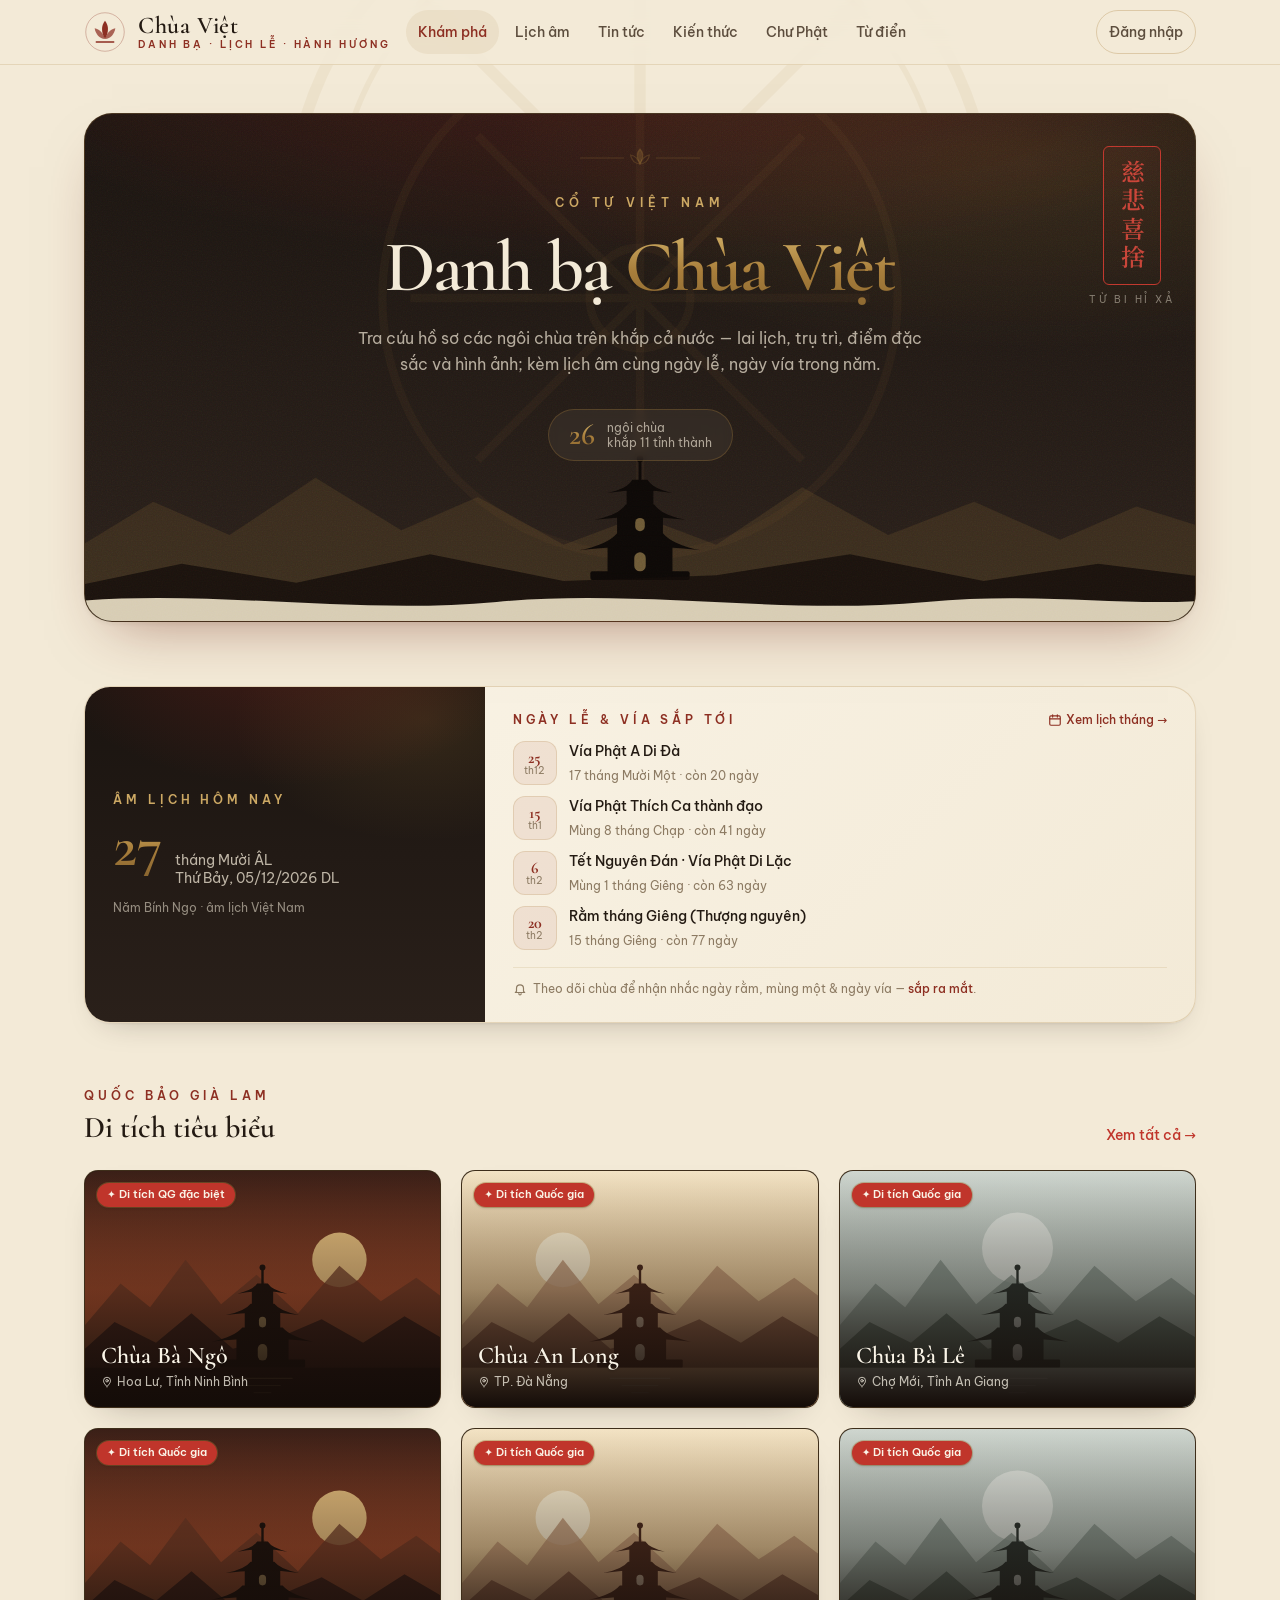
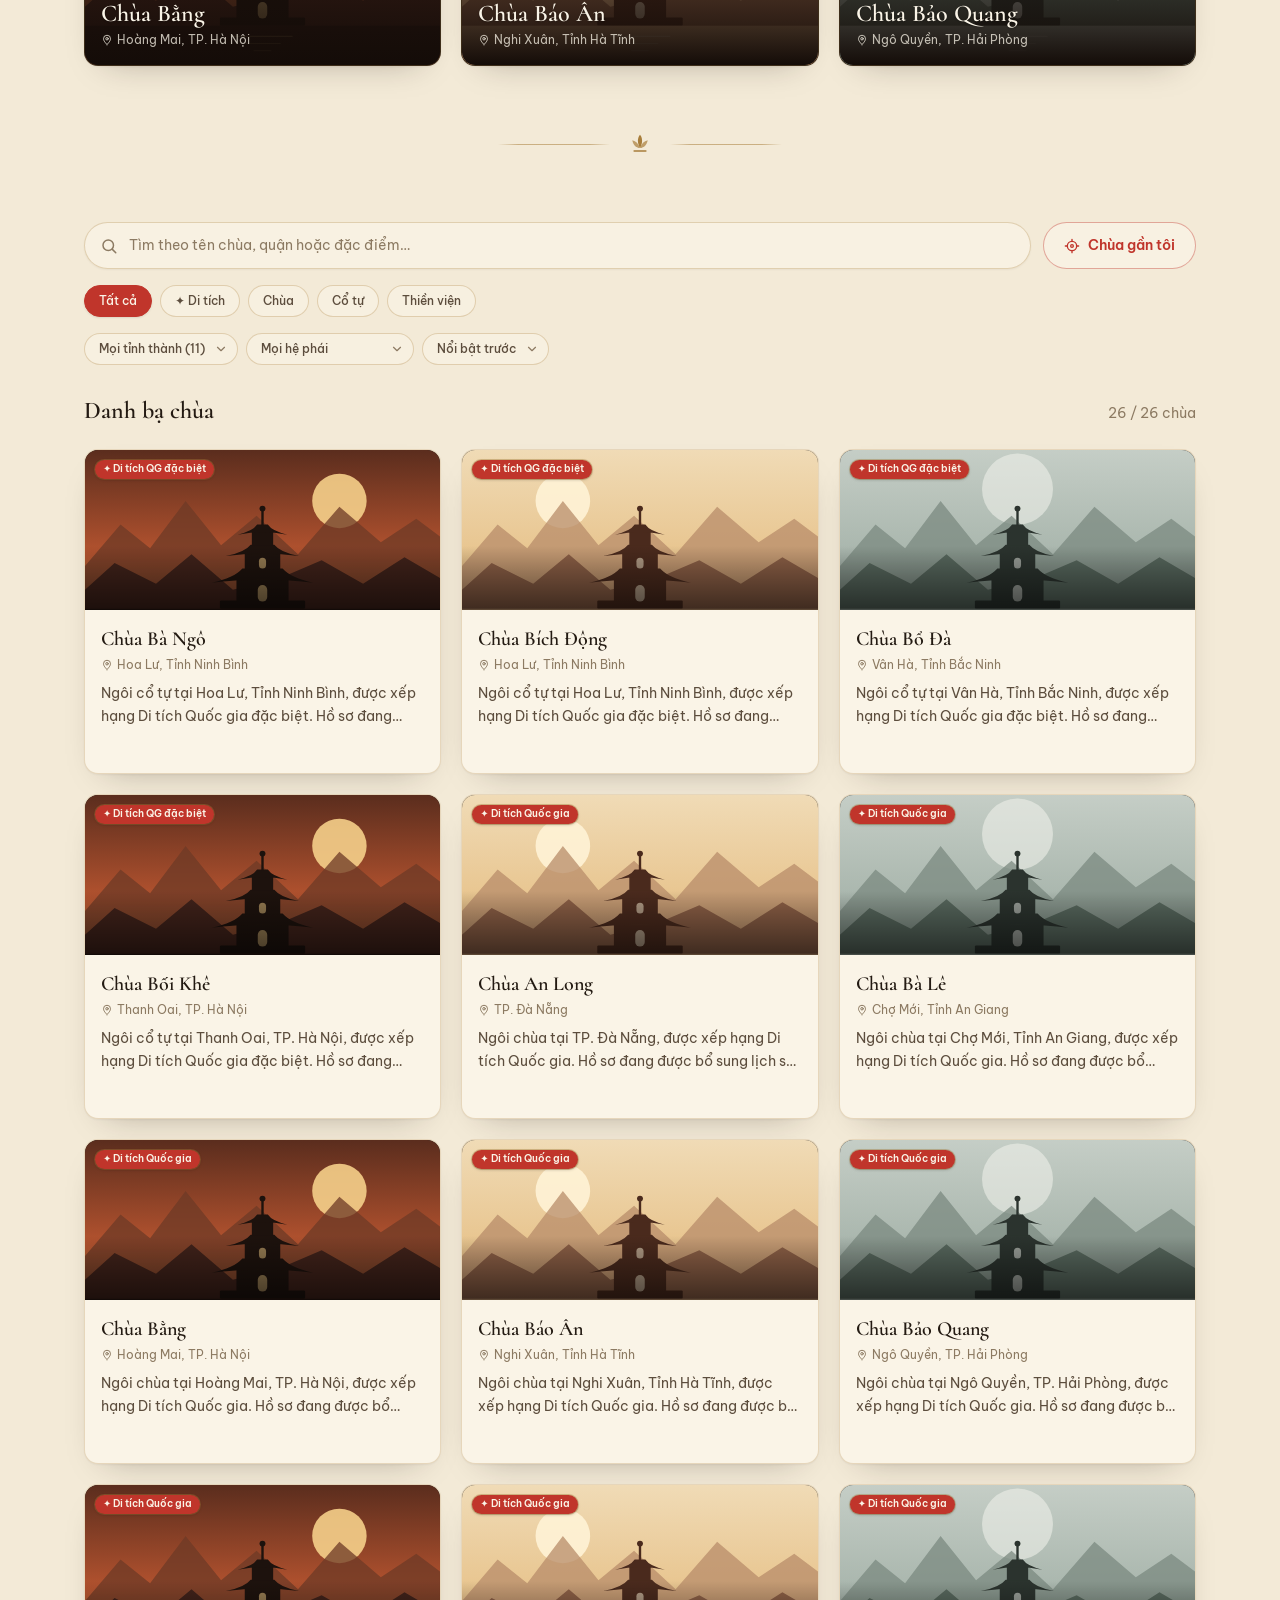
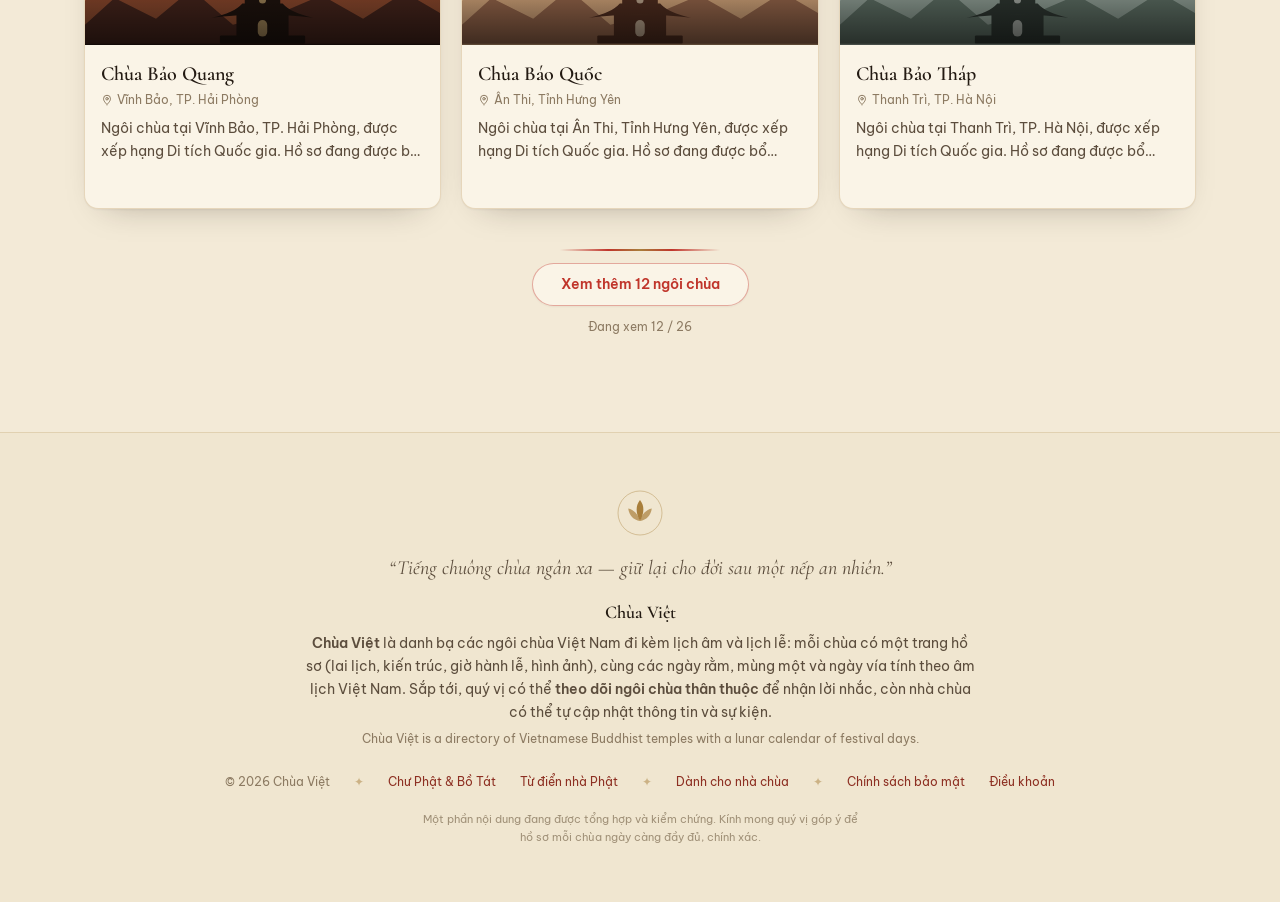
<file: index.html>
<!DOCTYPE html>
<html lang="vi">
<head>
    <meta charset="utf-8">
    <meta name="viewport" content="width=device-width, initial-scale=1">
    <title>Chùa Việt — Danh bạ &amp; lịch lễ chùa Việt Nam</title>
    <meta name="description" content="Danh bạ chùa Việt Nam: hồ sơ từng ngôi chùa, lịch sử, điểm đặc sắc, hình ảnh; cùng lịch âm và ngày lễ, ngày vía.">
    <link rel="icon" href="images/temple-1.svg">
    <link rel="preconnect" href="https://fonts.googleapis.com">
    <link rel="preconnect" href="https://fonts.gstatic.com" crossorigin>
    <link href="https://fonts.googleapis.com/css2?family=Cormorant:ital,wght@0,400;0,500;0,600;0,700;1,500&family=Be+Vietnam+Pro:wght@300;400;500;600;700&family=Noto+Serif+SC:wght@600&display=swap" rel="stylesheet">
    <link rel="stylesheet" href="css/chua.css">
</head>
<body>
    <a href="#main" class="skip-link">Tới nội dung chính</a>

    <!-- Phap luan mo phia sau -->
    <svg class="bg-wheel" viewBox="0 0 200 200" fill="none" stroke="currentColor" aria-hidden="true">
        <circle cx="100" cy="100" r="92" stroke-width="3"/>
        <circle cx="100" cy="100" r="80" stroke-width="1.5"/>
        <circle cx="100" cy="100" r="18" stroke-width="3"/>
        <g stroke-width="3"><path d="M100 18v164M18 100h164M42 42l116 116M158 42L42 158"/></g>
    </svg>

    <!-- ============================== HEADER ============================== -->
    <header class="site-header">
        <div class="container site-header__inner">
            <a class="brand" href="index.html">
                <svg class="brand__mark" viewBox="0 0 48 48" fill="none" aria-hidden="true">
                    <circle cx="24" cy="24" r="22" stroke="currentColor" stroke-opacity=".35"/>
                    <path d="M24 11c4.5 5.5 4.5 13 0 21-4.5-8-4.5-15.5 0-21z" fill="currentColor"/>
                    <path d="M24 32c-6.5-.8-10.8-5.6-11.8-12.4 5.6 1.2 9.8 5.6 11.8 12.4z" fill="currentColor" opacity=".72"/>
                    <path d="M24 32c6.5-.8 10.8-5.6 11.8-12.4-5.6 1.2-9.8 5.6-11.8 12.4z" fill="currentColor" opacity=".72"/>
                    <path d="M14 35.5h20" stroke="currentColor" stroke-width="1.6" stroke-linecap="round"/>
                </svg>
                <span class="brand__text">
                    <span class="brand__name">Chùa Việt</span>
                    <span class="brand__tag">Danh bạ · Lịch lễ · Hành hương</span>
                </span>
            </a>

            <nav class="main-nav" aria-label="Điều hướng chính">
                <a class="pill-link is-active" href="index.html" aria-current="page">Khám phá</a>
                <a class="pill-link" href="#" data-soon>Lịch âm</a>
                <a class="pill-link" href="#" data-soon>Tin tức</a>
                <a class="pill-link" href="#" data-soon>Kiến thức</a>
                <a class="pill-link" href="#" data-soon>Chư Phật</a>
                <a class="pill-link" href="#" data-soon>Từ điển</a>
            </nav>

            <div class="header-actions">
                <a class="pill-link login-link" href="#" data-soon="Đăng nhập bằng Google / Zalo — sắp ra mắt.">Đăng nhập</a>
                <button type="button" class="menu-toggle js-menu-toggle" aria-label="Mở menu" aria-haspopup="menu" aria-expanded="false" aria-controls="mobile-menu">
                    <svg width="20" height="20" viewBox="0 0 24 24" fill="none" stroke="currentColor" stroke-width="2" stroke-linecap="round" aria-hidden="true"><path d="M4 7h16M4 12h16M4 17h16"/></svg>
                </button>
                <div class="mobile-menu js-mobile-menu" id="mobile-menu" role="menu" hidden>
                    <a role="menuitem" class="is-active" href="index.html">Khám phá</a>
                    <a role="menuitem" href="#" data-soon>Lịch âm</a>
                    <a role="menuitem" href="#" data-soon>Tin tức</a>
                    <a role="menuitem" href="#" data-soon>Kiến thức</a>
                    <a role="menuitem" href="#" data-soon>Chư Phật</a>
                    <a role="menuitem" href="#" data-soon>Từ điển</a>
                    <hr>
                    <a role="menuitem" href="#" data-soon="Đăng nhập bằng Google / Zalo — sắp ra mắt.">Đăng nhập</a>
                </div>
            </div>
        </div>
    </header>

    <!-- =============================== MAIN =============================== -->
    <main id="main" class="page">
        <div class="stack-16">

            <!-- Hero -->
            <section class="hero sumi-hero sumi-grain">
                <svg class="hero__wheel" viewBox="0 0 200 200" fill="none" stroke="currentColor" aria-hidden="true">
                    <circle cx="100" cy="100" r="92" stroke-width="3"/>
                    <circle cx="100" cy="100" r="18" stroke-width="3"/>
                    <g stroke-width="3"><path d="M100 18v164M18 100h164M42 42l116 116M158 42L42 158"/></g>
                </svg>
                <div class="hero__crown" aria-hidden="true">
                    <svg viewBox="0 0 120 24" fill="none" stroke="currentColor" stroke-width="1.2">
                        <path d="M0 12h44M76 12h44"/>
                        <path d="M60 3c3.5 3.5 3.5 9 0 15-3.5-6-3.5-11.5 0-15z" fill="currentColor"/>
                        <path d="M60 18c-5-.5-8.5-4-9.5-9 4.5.8 7.8 4 9.5 9zM60 18c5-.5 8.5-4 9.5-9-4.5.8-7.8 4-9.5 9z"/>
                    </svg>
                </div>

                <div class="hero__body">
                    <p class="hero__eyebrow">Cổ tự Việt Nam</p>
                    <h1 class="hero__title">Danh bạ <span class="ink-gold">Chùa Việt</span></h1>
                    <p class="hero__lead">Tra cứu hồ sơ các ngôi chùa trên khắp cả nước — lai lịch, trụ trì, điểm đặc sắc và hình ảnh; kèm lịch âm cùng ngày lễ, ngày vía trong năm.</p>
                    <div class="hero__stat">
                        <strong class="ink-gold js-stat-count">—</strong>
                        <span>ngôi chùa<br>khắp <span class="js-stat-provinces">—</span> tỉnh thành</span>
                    </div>
                </div>

                <div class="hero__plate" aria-hidden="true">
                    <div class="han-plate vertical-han">慈悲喜捨</div>
                    <span>TỪ BI HỈ XẢ</span>
                </div>

                <div class="hero__scene" aria-hidden="true">
                    <svg viewBox="0 0 1200 220" preserveAspectRatio="xMidYMax slice">
                        <path d="M0 150L90 95l80 35 90-60 90 55 80-35 90 50 80-30 80 30 90-60 90 50 90-35 90 40 80-35 80 25V220H0z" fill="#a87e3b" opacity=".14"/>
                        <g fill="#0d0907">
                            <rect x="548" y="168" width="104" height="9" rx="2"/>
                            <rect x="566" y="140" width="68" height="30"/>
                            <path d="M536 146q30-6 40-18h48q10 12 40 18-32-4-64-4t-64 4z"/>
                            <rect x="576" y="108" width="48" height="22"/>
                            <path d="M552 114q26-5 33-16h30q7 11 33 16-24-3-48-3t-48 3z"/>
                            <rect x="586" y="80" width="28" height="20"/>
                            <path d="M566 86q21-5 26-14h16q5 9 26 14-17-3-34-3t-34 3z"/>
                            <rect x="598.5" y="52" width="3" height="22"/>
                            <circle cx="600" cy="50" r="3.5"/>
                        </g>
                        <g fill="#cda964" opacity=".5">
                            <rect x="594" y="148" width="12" height="20" rx="6"/>
                            <rect x="595" y="112" width="10" height="14" rx="5"/>
                        </g>
                        <path d="M0 185l120-25 120 20 140-30 140 28 160-6 140-22 140 28 120-18 120 15V220H0z" fill="#120c09" opacity=".8"/>
                        <path d="M0 200c150-14 300 14 450 0s300 14 450 0c120-11 210 6 300-2V220H0z" fill="#ece0c6" opacity=".9"/>
                    </svg>
                </div>
            </section>

            <!-- Am lich hom nay -->
            <section class="lunar js-lunar" aria-label="Âm lịch hôm nay">
                <div class="lunar__grid">
                    <div class="lunar__today sumi-hero">
                        <p class="eyebrow">Âm lịch hôm nay</p>
                        <div class="lunar__big">
                            <strong class="ink-gold js-lunar-day">—</strong>
                            <span class="js-lunar-meta"></span>
                        </div>
                        <p class="lunar__year js-lunar-year"></p>
                    </div>
                    <div class="lunar__events">
                        <div class="lunar__head">
                            <p class="eyebrow">Ngày lễ &amp; vía sắp tới</p>
                            <a href="#" data-soon>
                                <svg viewBox="0 0 24 24" fill="none" stroke="currentColor" stroke-width="2" stroke-linecap="round" aria-hidden="true"><rect x="3" y="5" width="18" height="16" rx="2"/><path d="M3 10h18M8 3v4M16 3v4"/></svg>
                                Xem lịch tháng →
                            </a>
                        </div>
                        <ul class="lunar__list js-lunar-list"></ul>
                        <p class="lunar__note">
                            <svg viewBox="0 0 24 24" fill="none" stroke="currentColor" stroke-width="2" stroke-linecap="round" stroke-linejoin="round" aria-hidden="true"><path d="M6 16v-5a6 6 0 0 1 12 0v5l2 2H4z"/><path d="M10 20a2 2 0 0 0 4 0"/></svg>
                            <span>Theo dõi chùa để nhận nhắc ngày rằm, mùng một &amp; ngày vía — <a href="#" data-soon>sắp ra mắt</a>.</span>
                        </p>
                    </div>
                </div>
            </section>

            <!-- Di tich tieu bieu -->
            <section>
                <header class="sec-head sec-head--row">
                    <div>
                        <p class="eyebrow">Quốc bảo già lam</p>
                        <h2 class="sec-head__title">Di tích tiêu biểu</h2>
                    </div>
                    <a href="#danh-ba" class="sec-head__link">Xem tất cả →</a>
                </header>
                <div class="card-grid js-featured"></div>
            </section>

            <div class="ornament" aria-hidden="true">
                <span class="rule-gold"></span>
                <svg width="28" height="28" viewBox="0 0 24 24" fill="currentColor"><path d="M12 4c2.4 3 2.4 7 0 11.5C9.6 11 9.6 7 12 4z"/><path d="M12 15.5c-3.6-.4-6-3-6.6-6.8 3.1.6 5.4 3 6.6 6.8zM12 15.5c3.6-.4 6-3 6.6-6.8-3.1.6-5.4 3-6.6 6.8z" opacity=".7"/><path d="M7 18h10" stroke="currentColor" stroke-width="1.4" stroke-linecap="round"/></svg>
                <span class="rule-gold"></span>
            </div>

            <!-- Danh ba -->
            <div id="danh-ba">
                <section class="js-directory">
                    <div class="dir-tools">
                        <div class="search-row">
                            <label class="search">
                                <svg viewBox="0 0 24 24" fill="none" stroke="currentColor" stroke-width="2" stroke-linecap="round" aria-hidden="true"><circle cx="11" cy="11" r="7"/><path d="M16.5 16.5L21 21"/></svg>
                                <input type="search" class="js-search" placeholder="Tìm theo tên chùa, quận hoặc đặc điểm…" aria-label="Tìm chùa" autocomplete="off">
                            </label>
                            <button type="button" class="btn-near js-near">
                                <svg viewBox="0 0 24 24" fill="none" stroke="currentColor" stroke-width="2" stroke-linecap="round" aria-hidden="true"><circle cx="12" cy="12" r="7"/><circle cx="12" cy="12" r="2"/><path d="M12 2v3M12 19v3M2 12h3M19 12h3"/></svg>
                                Chùa gần tôi
                            </button>
                        </div>

                        <div class="chips" role="group" aria-label="Loại hình">
                            <button type="button" class="chip js-chip is-active" data-type="all" aria-pressed="true">Tất cả</button>
                            <button type="button" class="chip js-chip" data-type="relic" aria-pressed="false">✦ Di tích</button>
                            <button type="button" class="chip js-chip" data-type="Chùa" aria-pressed="false">Chùa</button>
                            <button type="button" class="chip js-chip" data-type="Cổ tự" aria-pressed="false">Cổ tự</button>
                            <button type="button" class="chip js-chip" data-type="Thiền viện" aria-pressed="false">Thiền viện</button>
                        </div>

                        <div class="selects">
                            <div class="select">
                                <select class="js-province" aria-label="Tỉnh thành"></select>
                                <svg viewBox="0 0 24 24" fill="none" stroke="currentColor" stroke-width="2" stroke-linecap="round" stroke-linejoin="round" aria-hidden="true"><path d="M6 9l6 6 6-6"/></svg>
                            </div>
                            <div class="select">
                                <select class="js-sect" aria-label="Hệ phái"></select>
                                <svg viewBox="0 0 24 24" fill="none" stroke="currentColor" stroke-width="2" stroke-linecap="round" stroke-linejoin="round" aria-hidden="true"><path d="M6 9l6 6 6-6"/></svg>
                            </div>
                            <div class="select">
                                <select class="js-sort" aria-label="Sắp xếp">
                                    <option value="default" selected>Nổi bật trước</option>
                                    <option value="rating">Đánh giá cao</option>
                                    <option value="name">Tên A→Z</option>
                                </select>
                                <svg viewBox="0 0 24 24" fill="none" stroke="currentColor" stroke-width="2" stroke-linecap="round" stroke-linejoin="round" aria-hidden="true"><path d="M6 9l6 6 6-6"/></svg>
                            </div>
                        </div>
                    </div>

                    <div class="dir-head">
                        <h2>Danh bạ chùa</h2>
                        <span class="js-dir-count" aria-live="polite"></span>
                    </div>

                    <div class="card-grid js-dir-grid"></div>
                    <p class="dir-empty js-dir-empty" hidden>Không tìm thấy ngôi chùa phù hợp. Hãy thử từ khóa hoặc bộ lọc khác.</p>

                    <div class="load-more js-more" hidden>
                        <span class="rule-cinnabar"></span>
                        <button type="button" class="js-more-btn">Xem thêm</button>
                        <span class="js-more-info"></span>
                    </div>
                </section>
            </div>
        </div>
    </main>

    <!-- ============================== FOOTER ============================== -->
    <footer class="site-footer">
        <div class="container site-footer__inner">
            <svg class="site-footer__emblem" viewBox="0 0 48 48" fill="none" aria-hidden="true">
                <circle cx="24" cy="24" r="22" stroke="currentColor" stroke-opacity=".4"/>
                <path d="M24 11c4.5 5.5 4.5 13 0 21-4.5-8-4.5-15.5 0-21z" fill="currentColor"/>
                <path d="M24 32c-6.5-.8-10.8-5.6-11.8-12.4 5.6 1.2 9.8 5.6 11.8 12.4zM24 32c6.5-.8 10.8-5.6 11.8-12.4-5.6 1.2-9.8 5.6-11.8 12.4z" fill="currentColor" opacity=".7"/>
            </svg>
            <p class="site-footer__quote">“Tiếng chuông chùa ngân xa — giữ lại cho đời sau một nếp an nhiên.”</p>
            <div class="site-footer__about">
                <h2>Chùa Việt</h2>
                <p><b>Chùa Việt</b> là danh bạ các ngôi chùa Việt Nam đi kèm lịch âm và lịch lễ: mỗi chùa có một trang hồ sơ (lai lịch, kiến trúc, giờ hành lễ, hình ảnh), cùng các ngày rằm, mùng một và ngày vía tính theo âm lịch Việt Nam. Sắp tới, quý vị có thể <b>theo dõi ngôi chùa thân thuộc</b> để nhận lời nhắc, còn nhà chùa có thể tự cập nhật thông tin và sự kiện.</p>
                <p class="en" lang="en">Chùa Việt is a directory of Vietnamese Buddhist temples with a lunar calendar of festival days.</p>
            </div>
            <div class="site-footer__links">
                <span>© <span class="js-year">2026</span> Chùa Việt</span>
                <span class="sep">✦</span>
                <a href="#" data-soon>Chư Phật &amp; Bồ Tát</a>
                <a href="#" data-soon>Từ điển nhà Phật</a>
                <span class="sep">✦</span>
                <a href="#" data-soon>Dành cho nhà chùa</a>
                <span class="sep">✦</span>
                <a href="#" data-soon>Chính sách bảo mật</a>
                <a href="#" data-soon>Điều khoản</a>
            </div>
            <p class="site-footer__note">Một phần nội dung đang được tổng hợp và kiểm chứng. Kính mong quý vị góp ý để hồ sơ mỗi chùa ngày càng đầy đủ, chính xác.</p>
        </div>
    </footer>

    <script src="js/lunar.js"></script>
    <script src="js/data.js"></script>
    <script src="js/main.js"></script>
</body>
</html>
</file>
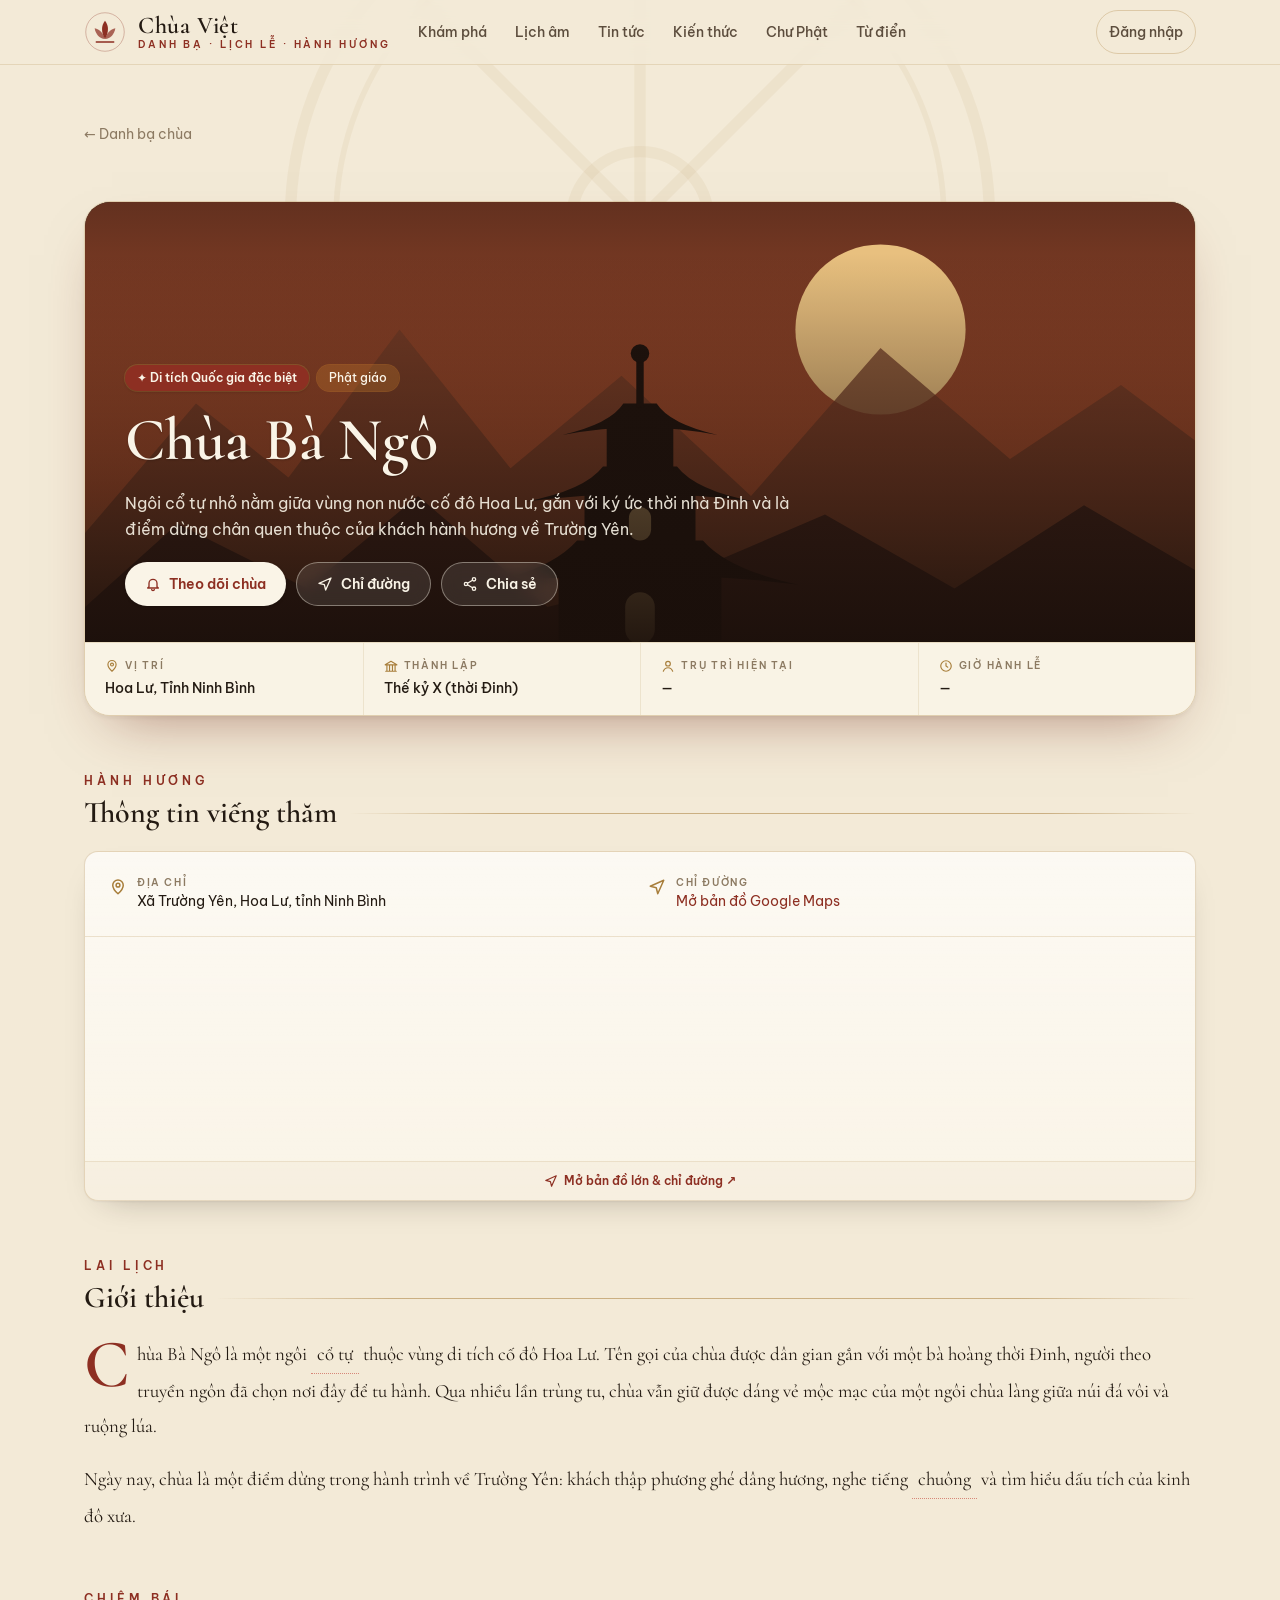
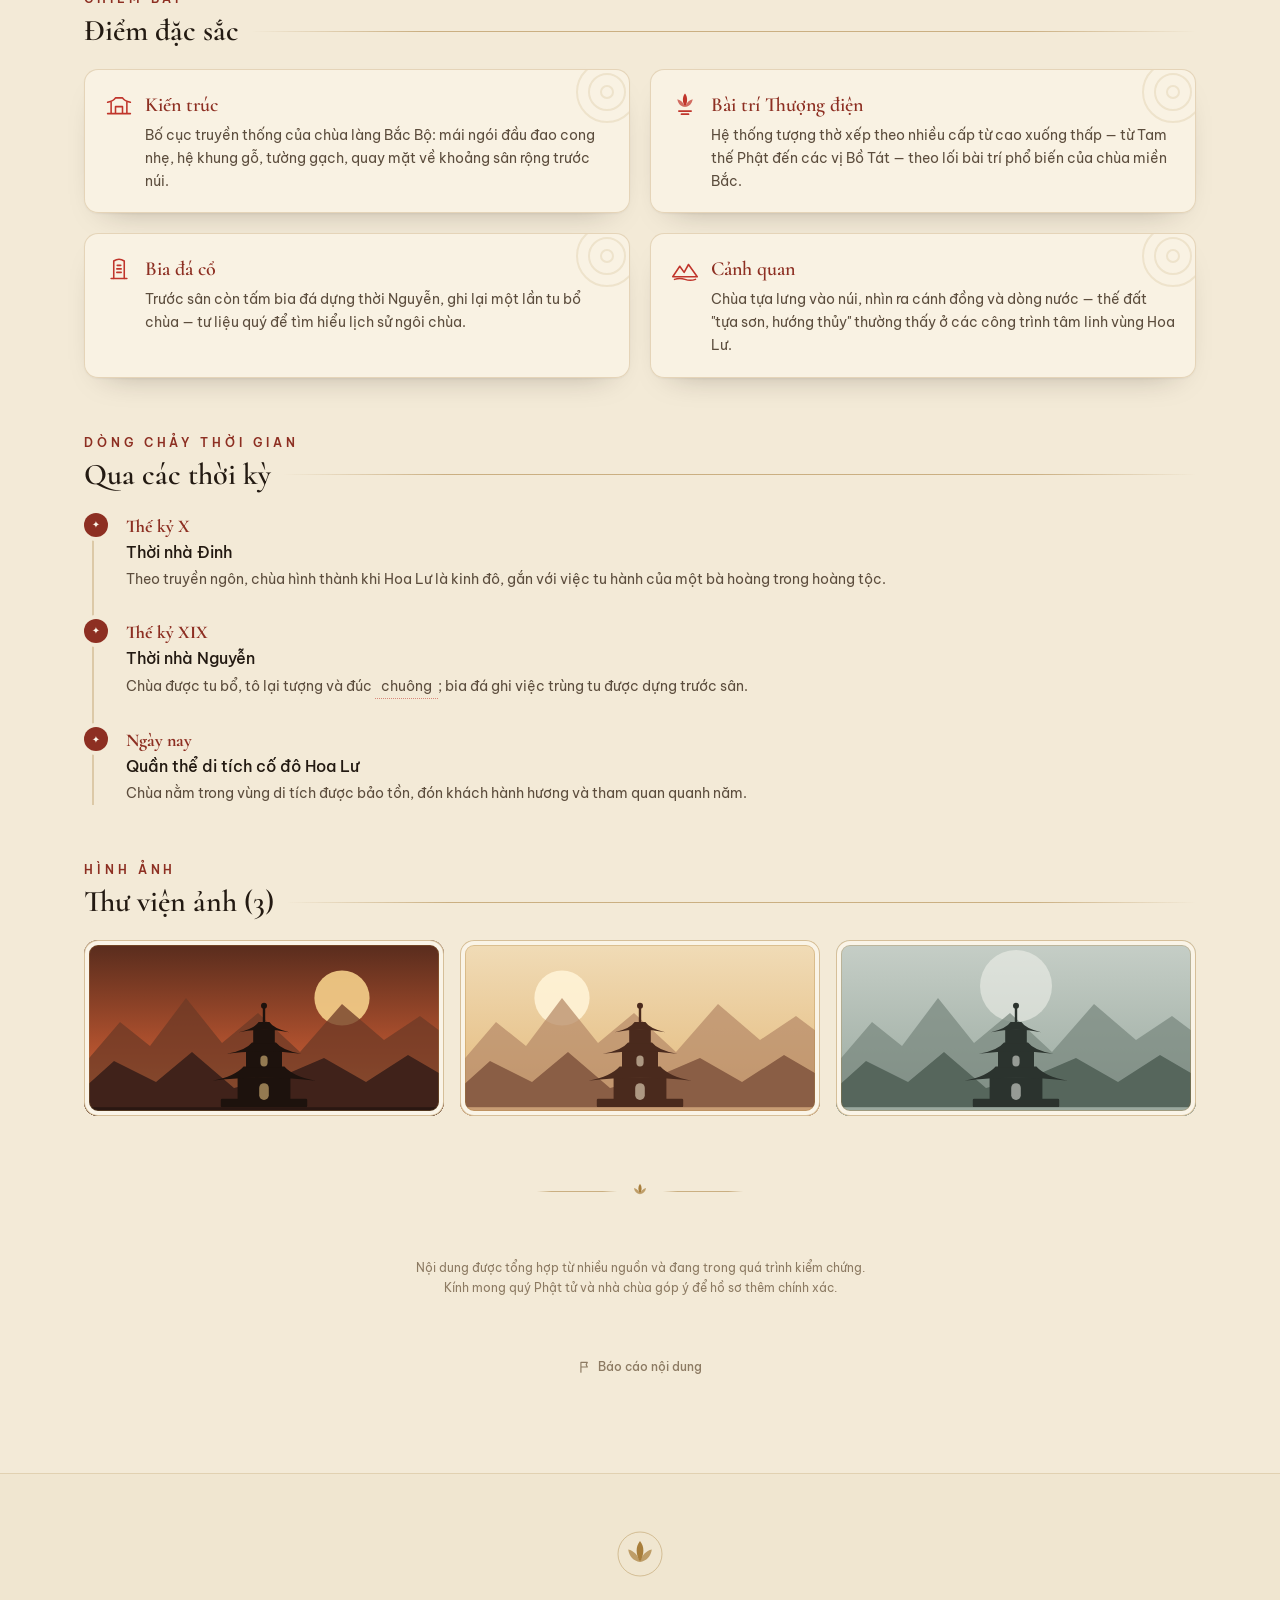
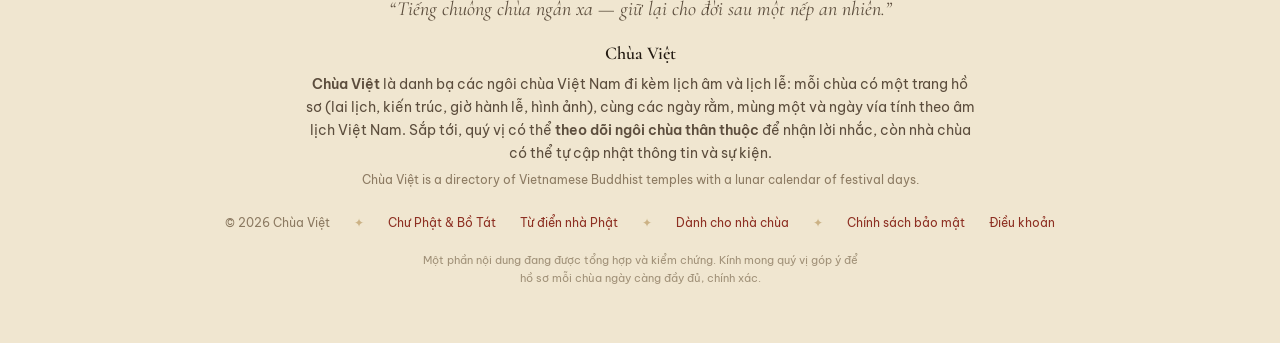
<file: chua.html>
<!DOCTYPE html>
<html lang="vi">
<head>
    <meta charset="utf-8">
    <meta name="viewport" content="width=device-width, initial-scale=1">
    <title>Chùa Bà Ngô – Hoa Lư, Tỉnh Ninh Bình · Chùa Việt</title>
    <meta name="description" content="Hồ sơ Chùa Bà Ngô (Hoa Lư, Ninh Bình): thông tin viếng thăm, lai lịch, điểm đặc sắc, các thời kỳ và hình ảnh.">
    <link rel="icon" href="images/temple-1.svg">
    <link rel="preconnect" href="https://fonts.googleapis.com">
    <link rel="preconnect" href="https://fonts.gstatic.com" crossorigin>
    <link href="https://fonts.googleapis.com/css2?family=Cormorant:ital,wght@0,400;0,500;0,600;0,700;1,500&family=Be+Vietnam+Pro:wght@300;400;500;600;700&family=Noto+Serif+SC:wght@600&display=swap" rel="stylesheet">
    <link rel="stylesheet" href="css/chua.css">
</head>
<body>
    <a href="#main" class="skip-link">Tới nội dung chính</a>

    <svg class="bg-wheel" viewBox="0 0 200 200" fill="none" stroke="currentColor" aria-hidden="true">
        <circle cx="100" cy="100" r="92" stroke-width="3"/>
        <circle cx="100" cy="100" r="80" stroke-width="1.5"/>
        <circle cx="100" cy="100" r="18" stroke-width="3"/>
        <g stroke-width="3"><path d="M100 18v164M18 100h164M42 42l116 116M158 42L42 158"/></g>
    </svg>

    <!-- ============================== HEADER ============================== -->
    <header class="site-header">
        <div class="container site-header__inner">
            <a class="brand" href="index.html">
                <svg class="brand__mark" viewBox="0 0 48 48" fill="none" aria-hidden="true">
                    <circle cx="24" cy="24" r="22" stroke="currentColor" stroke-opacity=".35"/>
                    <path d="M24 11c4.5 5.5 4.5 13 0 21-4.5-8-4.5-15.5 0-21z" fill="currentColor"/>
                    <path d="M24 32c-6.5-.8-10.8-5.6-11.8-12.4 5.6 1.2 9.8 5.6 11.8 12.4z" fill="currentColor" opacity=".72"/>
                    <path d="M24 32c6.5-.8 10.8-5.6 11.8-12.4-5.6 1.2-9.8 5.6-11.8 12.4z" fill="currentColor" opacity=".72"/>
                    <path d="M14 35.5h20" stroke="currentColor" stroke-width="1.6" stroke-linecap="round"/>
                </svg>
                <span class="brand__text">
                    <span class="brand__name">Chùa Việt</span>
                    <span class="brand__tag">Danh bạ · Lịch lễ · Hành hương</span>
                </span>
            </a>

            <nav class="main-nav" aria-label="Điều hướng chính">
                <a class="pill-link" href="index.html">Khám phá</a>
                <a class="pill-link" href="#" data-soon>Lịch âm</a>
                <a class="pill-link" href="#" data-soon>Tin tức</a>
                <a class="pill-link" href="#" data-soon>Kiến thức</a>
                <a class="pill-link" href="#" data-soon>Chư Phật</a>
                <a class="pill-link" href="#" data-soon>Từ điển</a>
            </nav>

            <div class="header-actions">
                <a class="pill-link login-link" href="#" data-soon="Đăng nhập bằng Google / Zalo — sắp ra mắt.">Đăng nhập</a>
                <button type="button" class="menu-toggle js-menu-toggle" aria-label="Mở menu" aria-haspopup="menu" aria-expanded="false" aria-controls="mobile-menu">
                    <svg width="20" height="20" viewBox="0 0 24 24" fill="none" stroke="currentColor" stroke-width="2" stroke-linecap="round" aria-hidden="true"><path d="M4 7h16M4 12h16M4 17h16"/></svg>
                </button>
                <div class="mobile-menu js-mobile-menu" id="mobile-menu" role="menu" hidden>
                    <a role="menuitem" href="index.html">Khám phá</a>
                    <a role="menuitem" href="#" data-soon>Lịch âm</a>
                    <a role="menuitem" href="#" data-soon>Tin tức</a>
                    <a role="menuitem" href="#" data-soon>Kiến thức</a>
                    <a role="menuitem" href="#" data-soon>Chư Phật</a>
                    <a role="menuitem" href="#" data-soon>Từ điển</a>
                    <hr>
                    <a role="menuitem" href="#" data-soon="Đăng nhập bằng Google / Zalo — sắp ra mắt.">Đăng nhập</a>
                </div>
            </div>
        </div>
    </header>

    <!-- Thanh rut gon: hien khi da cuon qua hero -->
    <div class="quickbar js-quickbar" aria-hidden="true">
        <div class="quickbar__inner">
            <span class="quickbar__name">Chùa Bà Ngô</span>
            <div class="quickbar__actions">
                <button type="button" class="btn-sm js-share" aria-label="Chia sẻ chùa này">
                    <svg viewBox="0 0 24 24" fill="none" stroke="currentColor" stroke-width="2" stroke-linecap="round" aria-hidden="true"><circle cx="18" cy="5" r="2.5"/><circle cx="6" cy="12" r="2.5"/><circle cx="18" cy="19" r="2.5"/><path d="M8.2 10.9l7.6-4.6M8.2 13.1l7.6 4.6"/></svg>
                    <span class="lbl">Chia sẻ</span>
                </button>
                <a class="btn-sm" href="https://www.google.com/maps/search/?api=1&amp;query=Ch%C3%B9a%20B%C3%A0%20Ng%C3%B4%2C%20Tr%C6%B0%E1%BB%9Dng%20Y%C3%AAn%2C%20Hoa%20L%C6%B0%2C%20Ninh%20B%C3%ACnh" target="_blank" rel="noopener noreferrer">
                    <svg viewBox="0 0 24 24" fill="none" stroke="currentColor" stroke-width="2" stroke-linejoin="round" aria-hidden="true"><path d="M3 11l18-8-8 18-2-8z"/></svg>
                    <span class="lbl">Chỉ đường</span>
                </a>
                <a class="btn-sm btn-sm--solid" href="#" data-soon="Theo dõi chùa để nhận nhắc lịch lễ — sắp ra mắt.">
                    <svg viewBox="0 0 24 24" fill="none" stroke="currentColor" stroke-width="2" stroke-linecap="round" stroke-linejoin="round" aria-hidden="true"><path d="M6 16v-5a6 6 0 0 1 12 0v5l2 2H4z"/><path d="M10 20a2 2 0 0 0 4 0"/></svg>
                    Theo dõi
                </a>
            </div>
        </div>
    </div>

    <!-- =============================== MAIN =============================== -->
    <!-- Noi dung ben duoi la NOI DUNG MAU de minh hoa bo cuc; hay thay bang
         ho so da kiem chung cua tung chua. -->
    <main id="main" class="page">
        <article class="stack-14">
            <a class="back-link" href="index.html#danh-ba">← Danh bạ chùa</a>

            <!-- Hero ho so -->
            <section class="temple-hero js-temple-hero">
                <div class="temple-hero__media">
                    <img class="img-cover" src="images/temple-1.svg" alt="Chùa Bà Ngô" decoding="async">
                    <div class="temple-hero__body">
                        <div class="temple-hero__tags">
                            <span class="tag tag--lacquer">✦ Di tích Quốc gia đặc biệt</span>
                            <span class="tag tag--saffron">Phật giáo</span>
                        </div>
                        <h1 class="temple-hero__title">Chùa Bà Ngô</h1>
                        <p class="temple-hero__lead">Ngôi cổ tự nhỏ nằm giữa vùng non nước cố đô Hoa Lư, gắn với ký ức thời nhà Đinh và là điểm dừng chân quen thuộc của khách hành hương về Trường Yên.</p>
                        <div class="temple-hero__actions">
                            <a class="btn-hero btn-hero--light" href="#" data-soon="Theo dõi chùa để nhận nhắc lịch lễ — sắp ra mắt.">
                                <svg viewBox="0 0 24 24" fill="none" stroke="currentColor" stroke-width="2" stroke-linecap="round" stroke-linejoin="round" aria-hidden="true"><path d="M6 16v-5a6 6 0 0 1 12 0v5l2 2H4z"/><path d="M10 20a2 2 0 0 0 4 0"/></svg>
                                Theo dõi chùa
                            </a>
                            <a class="btn-hero btn-hero--glass" href="https://www.google.com/maps/search/?api=1&amp;query=Ch%C3%B9a%20B%C3%A0%20Ng%C3%B4%2C%20Tr%C6%B0%E1%BB%9Dng%20Y%C3%AAn%2C%20Hoa%20L%C6%B0%2C%20Ninh%20B%C3%ACnh" target="_blank" rel="noopener noreferrer">
                                <svg viewBox="0 0 24 24" fill="none" stroke="currentColor" stroke-width="2" stroke-linejoin="round" aria-hidden="true"><path d="M3 11l18-8-8 18-2-8z"/></svg>
                                Chỉ đường
                            </a>
                            <button type="button" class="btn-hero btn-hero--glass js-share" aria-label="Chia sẻ chùa này">
                                <svg viewBox="0 0 24 24" fill="none" stroke="currentColor" stroke-width="2" stroke-linecap="round" aria-hidden="true"><circle cx="18" cy="5" r="2.5"/><circle cx="6" cy="12" r="2.5"/><circle cx="18" cy="19" r="2.5"/><path d="M8.2 10.9l7.6-4.6M8.2 13.1l7.6 4.6"/></svg>
                                <span>Chia sẻ</span>
                            </button>
                        </div>
                    </div>
                </div>

                <div class="facts">
                    <div class="facts__item">
                        <div class="facts__label"><svg viewBox="0 0 24 24" fill="none" stroke="currentColor" stroke-width="2" stroke-linecap="round" stroke-linejoin="round" aria-hidden="true"><path d="M12 21s-7-6.2-7-11.5a7 7 0 0 1 14 0C19 14.8 12 21 12 21z"/><circle cx="12" cy="9.5" r="2.5"/></svg>Vị trí</div>
                        <div class="facts__value" title="Hoa Lư, Tỉnh Ninh Bình">Hoa Lư, Tỉnh Ninh Bình</div>
                    </div>
                    <div class="facts__item">
                        <div class="facts__label"><svg viewBox="0 0 24 24" fill="none" stroke="currentColor" stroke-width="2" stroke-linecap="round" stroke-linejoin="round" aria-hidden="true"><path d="M3 21h18M5 21V10M19 21V10M9.5 21V10M14.5 21V10M2 10l10-6 10 6z"/></svg>Thành lập</div>
                        <div class="facts__value" title="Thế kỷ X (thời Đinh)">Thế kỷ X (thời Đinh)</div>
                    </div>
                    <div class="facts__item">
                        <div class="facts__label"><svg viewBox="0 0 24 24" fill="none" stroke="currentColor" stroke-width="2" stroke-linecap="round" aria-hidden="true"><circle cx="12" cy="8" r="4"/><path d="M4 21c1.5-4 4.5-6 8-6s6.5 2 8 6"/></svg>Trụ trì hiện tại</div>
                        <div class="facts__value" title="Đang cập nhật">—</div>
                    </div>
                    <div class="facts__item">
                        <div class="facts__label"><svg viewBox="0 0 24 24" fill="none" stroke="currentColor" stroke-width="2" stroke-linecap="round" aria-hidden="true"><circle cx="12" cy="12" r="9"/><path d="M12 7v5l3 2"/></svg>Giờ hành lễ</div>
                        <div class="facts__value" title="Đang cập nhật">—</div>
                    </div>
                </div>
            </section>

            <!-- Thong tin vieng tham -->
            <section>
                <header class="sec-head">
                    <p class="eyebrow">Hành hương</p>
                    <h2 class="sec-head__title">Thông tin viếng thăm<span class="rule-gold"></span></h2>
                </header>
                <div class="paper-card visit">
                    <div class="visit__grid">
                        <div class="visit__item">
                            <svg viewBox="0 0 24 24" fill="none" stroke="currentColor" stroke-width="2" stroke-linecap="round" stroke-linejoin="round" aria-hidden="true"><path d="M12 21s-7-6.2-7-11.5a7 7 0 0 1 14 0C19 14.8 12 21 12 21z"/><circle cx="12" cy="9.5" r="2.5"/></svg>
                            <div>
                                <div class="visit__label">Địa chỉ</div>
                                <div class="visit__value">Xã Trường Yên, Hoa Lư, tỉnh Ninh Bình</div>
                            </div>
                        </div>
                        <div class="visit__item">
                            <svg viewBox="0 0 24 24" fill="none" stroke="currentColor" stroke-width="2" stroke-linejoin="round" aria-hidden="true"><path d="M3 11l18-8-8 18-2-8z"/></svg>
                            <div>
                                <div class="visit__label">Chỉ đường</div>
                                <div class="visit__value"><a href="https://www.google.com/maps/search/?api=1&amp;query=Ch%C3%B9a%20B%C3%A0%20Ng%C3%B4%2C%20Tr%C6%B0%E1%BB%9Dng%20Y%C3%AAn%2C%20Hoa%20L%C6%B0%2C%20Ninh%20B%C3%ACnh" target="_blank" rel="noopener noreferrer">Mở bản đồ Google Maps</a></div>
                            </div>
                        </div>
                    </div>
                    <div class="visit__map">
                        <!-- Ban do nhung khong can API key -->
                        <iframe title="Bản đồ Chùa Bà Ngô" src="https://www.google.com/maps?q=Ch%C3%B9a%20B%C3%A0%20Ng%C3%B4%2C%20Tr%C6%B0%E1%BB%9Dng%20Y%C3%AAn%2C%20Hoa%20L%C6%B0%2C%20Ninh%20B%C3%ACnh&amp;z=15&amp;hl=vi&amp;output=embed" loading="lazy" allowfullscreen referrerpolicy="no-referrer-when-downgrade"></iframe>
                    </div>
                    <a class="visit__maplink" href="https://www.google.com/maps/search/?api=1&amp;query=Ch%C3%B9a%20B%C3%A0%20Ng%C3%B4%2C%20Tr%C6%B0%E1%BB%9Dng%20Y%C3%AAn%2C%20Hoa%20L%C6%B0%2C%20Ninh%20B%C3%ACnh" target="_blank" rel="noopener noreferrer">
                        <svg viewBox="0 0 24 24" fill="none" stroke="currentColor" stroke-width="2" stroke-linejoin="round" aria-hidden="true"><path d="M3 11l18-8-8 18-2-8z"/></svg>
                        Mở bản đồ lớn &amp; chỉ đường ↗
                    </a>
                </div>
            </section>

            <!-- Gioi thieu -->
            <section>
                <header class="sec-head">
                    <p class="eyebrow">Lai lịch</p>
                    <h2 class="sec-head__title">Giới thiệu<span class="rule-gold"></span></h2>
                </header>
                <p class="intro">Chùa Bà Ngô là một ngôi <button type="button" class="term" data-def="Chùa cổ, thường có lịch sử hàng trăm năm, được bảo tồn như một di sản văn hóa – tín ngưỡng.">cổ tự</button> thuộc vùng di tích cố đô Hoa Lư. Tên gọi của chùa được dân gian gắn với một bà hoàng thời Đinh, người theo truyền ngôn đã chọn nơi đây để tu hành. Qua nhiều lần trùng tu, chùa vẫn giữ được dáng vẻ mộc mạc của một ngôi chùa làng giữa núi đá vôi và ruộng lúa.</p>
                <p class="intro">Ngày nay, chùa là một điểm dừng trong hành trình về Trường Yên: khách thập phương ghé dâng hương, nghe tiếng <button type="button" class="term" data-def="Pháp khí bằng đồng treo ở gác chuông, thỉnh vào sớm và chiều để báo thời khóa tu tập.">chuông</button> và tìm hiểu dấu tích của kinh đô xưa.</p>
            </section>

            <!-- Diem dac sac -->
            <section>
                <header class="sec-head">
                    <p class="eyebrow">Chiêm bái</p>
                    <h2 class="sec-head__title">Điểm đặc sắc<span class="rule-gold"></span></h2>
                </header>
                <div class="highlights">
                    <div class="highlight">
                        <svg class="highlight__corner" viewBox="0 0 72 72" fill="none" stroke="currentColor" stroke-width="2" aria-hidden="true"><circle cx="36" cy="36" r="30"/><circle cx="36" cy="36" r="18"/><circle cx="36" cy="36" r="6"/></svg>
                        <svg class="highlight__icon" viewBox="0 0 32 32" fill="none" stroke="currentColor" stroke-width="1.8" stroke-linecap="round" stroke-linejoin="round" aria-hidden="true"><path d="M3 14q7-1.5 9-5h8q2 3.5 9 5"/><path d="M7 14v13M25 14v13M12 27v-8h8v8M3 27h26"/></svg>
                        <div>
                            <h3>Kiến trúc</h3>
                            <p>Bố cục truyền thống của chùa làng Bắc Bộ: mái ngói đầu đao cong nhẹ, hệ khung gỗ, tường gạch, quay mặt về khoảng sân rộng trước núi.</p>
                        </div>
                    </div>
                    <div class="highlight">
                        <svg class="highlight__corner" viewBox="0 0 72 72" fill="none" stroke="currentColor" stroke-width="2" aria-hidden="true"><circle cx="36" cy="36" r="30"/><circle cx="36" cy="36" r="18"/><circle cx="36" cy="36" r="6"/></svg>
                        <svg class="highlight__icon" viewBox="0 0 32 32" fill="currentColor" aria-hidden="true"><path d="M16 4c3.2 4 3.2 9.5 0 15.5-3.2-6-3.2-11.5 0-15.5z"/><path d="M16 19.5c-4.8-.6-8-4-8.8-9 4.2.8 7.2 4 8.8 9zM16 19.5c4.8-.6 8-4 8.8-9-4.2.8-7.2 4-8.8 9z" opacity=".7"/><rect x="8" y="23" width="16" height="2.2" rx="1.1"/><rect x="11" y="26.5" width="10" height="2.2" rx="1.1"/></svg>
                        <div>
                            <h3>Bài trí Thượng điện</h3>
                            <p>Hệ thống tượng thờ xếp theo nhiều cấp từ cao xuống thấp — từ Tam thế Phật đến các vị Bồ Tát — theo lối bài trí phổ biến của chùa miền Bắc.</p>
                        </div>
                    </div>
                    <div class="highlight">
                        <svg class="highlight__corner" viewBox="0 0 72 72" fill="none" stroke="currentColor" stroke-width="2" aria-hidden="true"><circle cx="36" cy="36" r="30"/><circle cx="36" cy="36" r="18"/><circle cx="36" cy="36" r="6"/></svg>
                        <svg class="highlight__icon" viewBox="0 0 32 32" fill="none" stroke="currentColor" stroke-width="1.8" stroke-linecap="round" stroke-linejoin="round" aria-hidden="true"><path d="M10 28V8q6-4 12 0v20"/><path d="M7 28h18M14 13h4M13.5 17h5M13.5 21h5"/></svg>
                        <div>
                            <h3>Bia đá cổ</h3>
                            <p>Trước sân còn tấm bia đá dựng thời Nguyễn, ghi lại một lần tu bổ chùa — tư liệu quý để tìm hiểu lịch sử ngôi chùa.</p>
                        </div>
                    </div>
                    <div class="highlight">
                        <svg class="highlight__corner" viewBox="0 0 72 72" fill="none" stroke="currentColor" stroke-width="2" aria-hidden="true"><circle cx="36" cy="36" r="30"/><circle cx="36" cy="36" r="18"/><circle cx="36" cy="36" r="6"/></svg>
                        <svg class="highlight__icon" viewBox="0 0 32 32" fill="none" stroke="currentColor" stroke-width="1.8" stroke-linecap="round" stroke-linejoin="round" aria-hidden="true"><path d="M2 26l8-12 5 7 5-9 10 14z"/><path d="M4 29q6-2 12 0t12 0"/></svg>
                        <div>
                            <h3>Cảnh quan</h3>
                            <p>Chùa tựa lưng vào núi, nhìn ra cánh đồng và dòng nước — thế đất "tựa sơn, hướng thủy" thường thấy ở các công trình tâm linh vùng Hoa Lư.</p>
                        </div>
                    </div>
                </div>
            </section>

            <!-- Qua cac thoi ky -->
            <section>
                <header class="sec-head">
                    <p class="eyebrow">Dòng chảy thời gian</p>
                    <h2 class="sec-head__title">Qua các thời kỳ<span class="rule-gold"></span></h2>
                </header>
                <ol class="timeline">
                    <li>
                        <span class="timeline__dot" aria-hidden="true">✦</span>
                        <div class="timeline__year">Thế kỷ X</div>
                        <div class="timeline__era">Thời nhà Đinh</div>
                        <p>Theo truyền ngôn, chùa hình thành khi Hoa Lư là kinh đô, gắn với việc tu hành của một bà hoàng trong hoàng tộc.</p>
                    </li>
                    <li>
                        <span class="timeline__dot" aria-hidden="true">✦</span>
                        <div class="timeline__year">Thế kỷ XIX</div>
                        <div class="timeline__era">Thời nhà Nguyễn</div>
                        <p>Chùa được tu bổ, tô lại tượng và đúc <button type="button" class="term" data-def="Pháp khí bằng đồng treo ở gác chuông, thỉnh vào sớm và chiều để báo thời khóa tu tập.">chuông</button>; bia đá ghi việc trùng tu được dựng trước sân.</p>
                    </li>
                    <li>
                        <span class="timeline__dot" aria-hidden="true">✦</span>
                        <div class="timeline__year">Ngày nay</div>
                        <div class="timeline__era">Quần thể di tích cố đô Hoa Lư</div>
                        <p>Chùa nằm trong vùng di tích được bảo tồn, đón khách hành hương và tham quan quanh năm.</p>
                    </li>
                </ol>
            </section>

            <!-- Thu vien anh -->
            <section>
                <header class="sec-head">
                    <p class="eyebrow">Hình ảnh</p>
                    <h2 class="sec-head__title">Thư viện ảnh (3)<span class="rule-gold"></span></h2>
                </header>
                <div class="gallery js-gallery">
                    <figure><img src="images/temple-1.svg" alt="Chùa Bà Ngô lúc hoàng hôn" width="640" height="352" loading="lazy" decoding="async"><span>⤢ phóng to</span></figure>
                    <figure><img src="images/temple-2.svg" alt="Sân chùa buổi sớm" width="640" height="352" loading="lazy" decoding="async"><span>⤢ phóng to</span></figure>
                    <figure><img src="images/temple-3.svg" alt="Chùa trong sương" width="640" height="352" loading="lazy" decoding="async"><span>⤢ phóng to</span></figure>
                </div>
            </section>

            <div class="ornament ornament--sm" aria-hidden="true">
                <span class="rule-gold"></span>
                <svg width="22" height="22" viewBox="0 0 24 24" fill="currentColor"><path d="M12 4c2.4 3 2.4 7 0 11.5C9.6 11 9.6 7 12 4z"/><path d="M12 15.5c-3.6-.4-6-3-6.6-6.8 3.1.6 5.4 3 6.6 6.8zM12 15.5c3.6-.4 6-3 6.6-6.8-3.1.6-5.4 3-6.6 6.8z" opacity=".7"/></svg>
                <span class="rule-gold"></span>
            </div>

            <p class="end-note">Nội dung được tổng hợp từ nhiều nguồn và đang trong quá trình kiểm chứng.<br>Kính mong quý Phật tử và nhà chùa góp ý để hồ sơ thêm chính xác.</p>
            <div class="report-row">
                <button type="button" class="report-btn js-report" aria-haspopup="dialog">
                    <svg viewBox="0 0 24 24" fill="none" stroke="currentColor" stroke-width="2" stroke-linecap="round" stroke-linejoin="round" aria-hidden="true"><path d="M5 21V4M5 4h11l-2 4 2 4H5"/></svg>
                    Báo cáo nội dung
                </button>
            </div>
        </article>
    </main>

    <!-- Hop thoai bao cao (dat data-endpoint de gui that) -->
    <dialog class="dialog js-report-dialog" aria-labelledby="report-title">
        <form method="dialog">
            <h2 id="report-title">Báo cáo nội dung</h2>
            <p>Chỉ ra thông tin chưa chính xác về Chùa Bà Ngô.</p>
            <label for="report-type">Vấn đề</label>
            <select id="report-type" name="type">
                <option>Thông tin sai</option>
                <option>Ảnh không đúng chùa</option>
                <option>Thiếu thông tin</option>
                <option>Khác</option>
            </select>
            <label for="report-note">Chi tiết</label>
            <textarea id="report-note" name="note" placeholder="Mô tả ngắn gọn điều cần sửa…"></textarea>
            <div class="dialog__actions">
                <button type="submit" value="cancel" class="btn-sm" formnovalidate>Hủy</button>
                <button type="submit" value="send" class="btn-sm btn-sm--solid">Gửi báo cáo</button>
            </div>
        </form>
    </dialog>

    <!-- ============================== FOOTER ============================== -->
    <footer class="site-footer">
        <div class="container site-footer__inner">
            <svg class="site-footer__emblem" viewBox="0 0 48 48" fill="none" aria-hidden="true">
                <circle cx="24" cy="24" r="22" stroke="currentColor" stroke-opacity=".4"/>
                <path d="M24 11c4.5 5.5 4.5 13 0 21-4.5-8-4.5-15.5 0-21z" fill="currentColor"/>
                <path d="M24 32c-6.5-.8-10.8-5.6-11.8-12.4 5.6 1.2 9.8 5.6 11.8 12.4zM24 32c6.5-.8 10.8-5.6 11.8-12.4-5.6 1.2-9.8 5.6-11.8 12.4z" fill="currentColor" opacity=".7"/>
            </svg>
            <p class="site-footer__quote">“Tiếng chuông chùa ngân xa — giữ lại cho đời sau một nếp an nhiên.”</p>
            <div class="site-footer__about">
                <h2>Chùa Việt</h2>
                <p><b>Chùa Việt</b> là danh bạ các ngôi chùa Việt Nam đi kèm lịch âm và lịch lễ: mỗi chùa có một trang hồ sơ (lai lịch, kiến trúc, giờ hành lễ, hình ảnh), cùng các ngày rằm, mùng một và ngày vía tính theo âm lịch Việt Nam. Sắp tới, quý vị có thể <b>theo dõi ngôi chùa thân thuộc</b> để nhận lời nhắc, còn nhà chùa có thể tự cập nhật thông tin và sự kiện.</p>
                <p class="en" lang="en">Chùa Việt is a directory of Vietnamese Buddhist temples with a lunar calendar of festival days.</p>
            </div>
            <div class="site-footer__links">
                <span>© <span class="js-year">2026</span> Chùa Việt</span>
                <span class="sep">✦</span>
                <a href="#" data-soon>Chư Phật &amp; Bồ Tát</a>
                <a href="#" data-soon>Từ điển nhà Phật</a>
                <span class="sep">✦</span>
                <a href="#" data-soon>Dành cho nhà chùa</a>
                <span class="sep">✦</span>
                <a href="#" data-soon>Chính sách bảo mật</a>
                <a href="#" data-soon>Điều khoản</a>
            </div>
            <p class="site-footer__note">Một phần nội dung đang được tổng hợp và kiểm chứng. Kính mong quý vị góp ý để hồ sơ mỗi chùa ngày càng đầy đủ, chính xác.</p>
        </div>
    </footer>

    <script src="js/main.js"></script>
</body>
</html>
</file>
<file: css/chua.css>
html,
body,
div,
span,
applet,
object,
iframe,
h1,
h2,
h3,
h4,
h5,
h6,
p,
blockquote,
pre,
a,
abbr,
acronym,
address,
big,
cite,
code,
del,
dfn,
em,
img,
ins,
kbd,
q,
s,
samp,
small,
strike,
sub,
sup,
tt,
var,
u,
i,
center,
dl,
dt,
dd,
ol,
ul,
li,
fieldset,
form,
label,
legend,
table,
caption,
tbody,
tfoot,
thead,
tr,
th,
td,
article,
aside,
canvas,
details,
embed,
figure,
figcaption,
footer,
header,
hgroup,
menu,
nav,
output,
ruby,
section,
summary,
time,
mark,
audio,
video {
  margin: 0;
  padding: 0;
  border: 0;
  font-size: 100%;
  font: inherit;
  vertical-align: baseline;
}

/* HTML5 display-role reset for older browsers */
article,
aside,
details,
figcaption,
figure,
footer,
header,
hgroup,
menu,
nav,
section {
  display: block;
}

body {
  line-height: 1.3;
}

ol,
ul {
  list-style: none;
}

blockquote,
q {
  quotes: none;
}

blockquote:before,
blockquote:after,
q:before,
q:after {
  content: "";
  content: none;
}

table {
  border-collapse: collapse;
  border-spacing: 0;
}

:root {
  --paper: #f3ead7;
  --paper-soft: #faf4e7;
  --paper-deep: #ece0c6;
  --ink: #231a12;
  --ink-soft: #5c4d3d;
  --ink-faint: #8c7a62;
  --lacquer: #8d2f22;
  --vermilion: #c0352b;
  --gold: #a87e3b;
  --gold-soft: #cda964;
  --sumi: #1a1410;
  --radius-card: 14px;
}

html {
  scroll-behavior: smooth;
  overflow-x: hidden;
  -webkit-text-size-adjust: 100%;
}

*,
*::before,
*::after {
  box-sizing: border-box;
}

body {
  min-height: 100vh;
  font-family: "Be Vietnam Pro", system-ui, -apple-system, sans-serif;
  font-size: 1rem;
  line-height: 1.5;
  color: #231a12;
  background-color: #f3ead7;
  -webkit-font-smoothing: antialiased;
  text-rendering: optimizeLegibility;
}
body.no-scroll {
  overflow: hidden;
}

a {
  color: inherit;
  text-decoration: none;
}

img {
  display: block;
  max-width: 100%;
}

svg {
  display: block;
  flex-shrink: 0;
}

b,
strong {
  font-weight: 600;
}

button,
input,
select,
textarea {
  font: inherit;
  color: inherit;
}

button {
  cursor: pointer;
  background: none;
  border: 0;
}

:focus-visible {
  outline: 2px solid rgba(192, 53, 43, 0.6);
  outline-offset: 2px;
}

.container {
  max-width: 72rem;
  margin: 0 auto;
  padding: 0 1rem;
}
@media screen and (min-width: 640px) {
  .container {
    padding: 0 1.25rem;
  }
}

.page {
  max-width: 72rem;
  margin: 0 auto;
  padding: 2.5rem 1rem 6rem;
}
@media screen and (min-width: 640px) {
  .page {
    padding: 3.5rem 1.25rem 6rem;
  }
}

.stack-16 > * + * {
  margin-top: 4rem;
}

.stack-14 > * + * {
  margin-top: 3.5rem;
}

.skip-link {
  position: fixed;
  top: 0;
  left: 0;
  z-index: 100;
  padding: 0.6rem 1.1rem;
  font-size: 0.85rem;
  font-weight: 600;
  color: #faf4e7;
  background: #8d2f22;
  border-radius: 0 0 10px 0;
  box-shadow: 0 1px 2px rgba(35, 26, 18, 0.05), 0 14px 34px -22px rgba(35, 26, 18, 0.4);
  transform: translateY(-130%);
  transition: transform 0.18s;
}
.skip-link:focus {
  transform: translateY(0);
}

.bg-wheel {
  position: fixed;
  top: -10rem;
  left: 50%;
  z-index: -1;
  width: 760px;
  color: rgba(168, 126, 59, 0.07);
  pointer-events: none;
  transform: translateX(-50%);
}

.font-display {
  font-family: "Cormorant", "Cormorant Garamond", Georgia, "Times New Roman", serif;
}

.eyebrow {
  font-family: "Be Vietnam Pro", system-ui, -apple-system, sans-serif;
  font-size: 0.72rem;
  font-weight: 600;
  letter-spacing: 0.34em;
  text-transform: uppercase;
  color: #8d2f22;
}

.ink-gold {
  color: transparent;
  background: linear-gradient(180deg, #d8b86e, #a87e3b 55%, #8a6630);
  -webkit-background-clip: text;
  background-clip: text;
}

.rule-gold {
  display: block;
  height: 1px;
  background: linear-gradient(90deg, transparent, rgba(168, 126, 59, 0.55) 18%, rgba(168, 126, 59, 0.55) 82%, transparent);
}

.rule-cinnabar {
  display: block;
  height: 2px;
  background: linear-gradient(90deg, transparent, #c0352b 30%, #a87e3b 50%, #c0352b 70%, transparent);
}

.sumi-hero {
  background: radial-gradient(120% 90% at 50% -20%, rgba(192, 53, 43, 0.28), transparent 55%), radial-gradient(80% 60% at 85% 10%, rgba(168, 126, 59, 0.18), transparent 60%), linear-gradient(180deg, #1a1410 0%, #2a201a 100%);
}

.sumi-grain::after {
  content: "";
  position: absolute;
  inset: 0;
  opacity: 0.5;
  mix-blend-mode: soft-light;
  pointer-events: none;
  background-image: url("data:image/svg+xml,%3Csvg xmlns='http://www.w3.org/2000/svg' width='160' height='160'%3E%3Cfilter id='n'%3E%3CfeTurbulence type='fractalNoise' baseFrequency='0.8' numOctaves='2'/%3E%3C/filter%3E%3Crect width='100%25' height='100%25' filter='url(%23n)' opacity='0.5'/%3E%3C/svg%3E");
}

.paper-card {
  background: linear-gradient(180deg, rgba(255, 255, 255, 0.5), rgba(255, 255, 255, 0)), #faf4e7;
  border: 1px solid rgba(168, 126, 59, 0.28);
  box-shadow: 0 1px 2px rgba(35, 26, 18, 0.05), 0 14px 34px -22px rgba(35, 26, 18, 0.4);
}

.frame-gold {
  box-shadow: inset 0 0 0 1px rgba(168, 126, 59, 0.45), inset 0 0 0 5px #faf4e7, inset 0 0 0 6px rgba(168, 126, 59, 0.3);
}

.han-plate {
  color: #c0352b;
  border: 1.5px solid #c0352b;
  background: linear-gradient(180deg, rgba(192, 53, 43, 0.06), transparent);
}

.vertical-han {
  font-family: "Noto Serif SC", "Noto Serif TC", "Songti SC", serif;
  writing-mode: vertical-rl;
  text-orientation: upright;
  letter-spacing: 0.18em;
}

.ornament {
  display: flex;
  align-items: center;
  justify-content: center;
  gap: 1rem;
  color: #a87e3b;
}
.ornament .rule-gold {
  width: 4rem;
}
@media screen and (min-width: 640px) {
  .ornament .rule-gold {
    width: 7rem;
  }
}
.ornament--sm {
  gap: 0.75rem;
  padding-top: 0.5rem;
}
.ornament--sm .rule-gold {
  width: 5rem;
}

.badge {
  display: inline-flex;
  align-items: center;
  gap: 0.25rem;
  padding: 0.125rem 0.5rem;
  font-size: 0.62rem;
  font-weight: 600;
  line-height: 1.5;
  color: #faf4e7;
  background: #c0352b;
  border-radius: 999px;
  box-shadow: 0 1px 3px rgba(0, 0, 0, 0.2), 0 0 0 1px rgba(168, 126, 59, 0.4);
}
.badge--lg {
  padding: 0.25rem 0.625rem;
  font-size: 0.66rem;
}

.sec-head {
  margin-bottom: 1.25rem;
}
.sec-head__title {
  display: flex;
  align-items: center;
  gap: 0.75rem;
  margin-top: 0.375rem;
  font-family: "Cormorant", "Cormorant Garamond", Georgia, "Times New Roman", serif;
  font-size: 1.875rem;
  font-weight: 600;
  line-height: 1.2;
  color: #231a12;
}
.sec-head__title .rule-gold {
  display: none;
  flex: 1;
}
@media screen and (min-width: 640px) {
  .sec-head__title .rule-gold {
    display: block;
  }
}
.sec-head--row {
  display: flex;
  align-items: flex-end;
  justify-content: space-between;
  gap: 1rem;
  margin-bottom: 1.5rem;
}
.sec-head__link {
  flex-shrink: 0;
  font-size: 0.875rem;
  font-weight: 500;
  color: #c0352b;
}
.sec-head__link:hover {
  text-decoration: underline;
}

.toast {
  position: fixed;
  left: 50%;
  bottom: 1.5rem;
  z-index: 80;
  max-width: calc(100% - 2rem);
  padding: 0.7rem 1.1rem;
  font-size: 0.85rem;
  color: #faf4e7;
  background: #2a201a;
  border: 1px solid rgba(168, 126, 59, 0.35);
  border-radius: 999px;
  box-shadow: 0 2px 4px rgba(35, 26, 18, 0.06), 0 26px 56px -28px rgba(108, 34, 22, 0.5);
  opacity: 0;
  pointer-events: none;
  transform: translate(-50%, 12px);
  transition: opacity 0.25s, transform 0.25s;
}
.toast.is-show {
  opacity: 1;
  transform: translate(-50%, 0);
}

.rise {
  animation: rise 0.9s cubic-bezier(0.2, 0.7, 0.2, 1) both;
}

@keyframes rise {
  from {
    opacity: 0;
    transform: translateY(18px);
  }
  to {
    opacity: 1;
    transform: translateY(0);
  }
}
@media (prefers-reduced-motion: reduce) {
  html {
    scroll-behavior: auto;
  }
  *,
  *::before,
  *::after {
    animation: none !important;
    transition: none !important;
  }
}
.site-header {
  position: sticky;
  top: 0;
  z-index: 30;
  background: rgba(243, 234, 215, 0.8);
  border-bottom: 1px solid rgba(168, 126, 59, 0.2);
  -webkit-backdrop-filter: blur(12px);
  backdrop-filter: blur(12px);
}
.site-header__inner {
  display: grid;
  grid-template-columns: 1fr auto 1fr;
  align-items: center;
  gap: 1rem;
  padding-top: 0.625rem;
  padding-bottom: 0.625rem;
}

.brand {
  display: flex;
  align-items: center;
  gap: 0.75rem;
  justify-self: start;
}
.brand__mark {
  width: 42px;
  height: 42px;
  color: #8d2f22;
  transition: transform 0.6s cubic-bezier(0.2, 0.7, 0.2, 1);
}
.brand:hover .brand__mark {
  transform: rotate(-8deg);
}
.brand__text {
  line-height: 1;
}
.brand__name {
  display: block;
  font-family: "Cormorant", "Cormorant Garamond", Georgia, "Times New Roman", serif;
  font-size: 1.5rem;
  font-weight: 600;
  letter-spacing: 0.025em;
  color: #231a12;
}
.brand__tag {
  display: block;
  margin-top: 0.125rem;
  font-size: 0.6rem;
  font-weight: 600;
  letter-spacing: 0.3em;
  text-transform: uppercase;
  white-space: nowrap;
  color: #8d2f22;
}
@media screen and (max-width: 400px) {
  .brand__tag {
    letter-spacing: 0.16em;
  }
}

.main-nav {
  display: none;
  align-items: center;
  gap: 0.25rem;
  justify-self: center;
  font-size: 0.875rem;
  font-weight: 500;
  color: #5c4d3d;
}
@media screen and (min-width: 640px) {
  .main-nav {
    display: flex;
  }
}

.pill-link {
  display: inline-flex;
  align-items: center;
  min-height: 2.75rem;
  padding: 0 0.75rem;
  border-radius: 999px;
  transition: background-color 0.2s, color 0.2s, border-color 0.2s;
}
.pill-link:hover, .pill-link.is-active {
  color: #8d2f22;
  background: rgba(168, 126, 59, 0.1);
}

.header-actions {
  position: relative;
  display: flex;
  align-items: center;
  gap: 0.5rem;
  justify-self: end;
  grid-column: 3;
}

.login-link {
  display: none;
  font-size: 0.875rem;
  font-weight: 500;
  color: #5c4d3d;
  border: 1px solid rgba(168, 126, 59, 0.3);
}
.login-link:hover {
  color: #faf4e7;
  background: #8d2f22;
  border-color: rgba(141, 47, 34, 0.4);
}
@media screen and (min-width: 640px) {
  .login-link {
    display: inline-flex;
  }
}

.menu-toggle {
  display: inline-flex;
  align-items: center;
  justify-content: center;
  width: 2.75rem;
  height: 2.75rem;
  color: #8d2f22;
  border: 1px solid rgba(168, 126, 59, 0.3);
  border-radius: 999px;
  transition: background-color 0.2s;
}
.menu-toggle:hover, .menu-toggle[aria-expanded=true] {
  background: rgba(168, 126, 59, 0.1);
}
@media screen and (min-width: 640px) {
  .menu-toggle {
    display: none;
  }
}

.mobile-menu {
  position: absolute;
  top: calc(100% + 0.5rem);
  right: 0;
  width: 13rem;
  padding: 0.375rem;
  background: #faf4e7;
  border: 1px solid rgba(168, 126, 59, 0.3);
  border-radius: 14px;
  box-shadow: 0 2px 4px rgba(35, 26, 18, 0.06), 0 26px 56px -28px rgba(108, 34, 22, 0.5);
}
.mobile-menu[hidden] {
  display: none;
}
.mobile-menu a {
  display: flex;
  align-items: center;
  min-height: 2.75rem;
  padding: 0 0.875rem;
  font-size: 0.875rem;
  font-weight: 500;
  color: #5c4d3d;
  border-radius: 10px;
}
.mobile-menu a:hover, .mobile-menu a.is-active {
  color: #8d2f22;
  background: rgba(168, 126, 59, 0.1);
}
.mobile-menu hr {
  margin: 0.375rem 0.5rem;
  border: 0;
  border-top: 1px solid rgba(168, 126, 59, 0.2);
}

.site-footer {
  background: rgba(236, 224, 198, 0.4);
  border-top: 1px solid rgba(168, 126, 59, 0.2);
}
.site-footer__inner {
  display: flex;
  flex-direction: column;
  align-items: center;
  gap: 1rem;
  padding-top: 3.5rem;
  padding-bottom: 3.5rem;
  text-align: center;
}
.site-footer__emblem {
  width: 48px;
  height: 48px;
  color: #a87e3b;
}
.site-footer__quote {
  max-width: 36rem;
  font-family: "Cormorant", "Cormorant Garamond", Georgia, "Times New Roman", serif;
  font-size: 1.25rem;
  font-style: italic;
  color: #5c4d3d;
}
.site-footer__about {
  max-width: 42rem;
}
.site-footer__about h2 {
  font-family: "Cormorant", "Cormorant Garamond", Georgia, "Times New Roman", serif;
  font-size: 1.125rem;
  font-weight: 600;
  color: #231a12;
}
.site-footer__about p {
  margin-top: 0.375rem;
  font-size: 0.875rem;
  line-height: 1.625;
  color: #5c4d3d;
}
.site-footer__about .en {
  font-size: 0.75rem;
  color: #8c7a62;
}
.site-footer__links {
  display: flex;
  flex-wrap: wrap;
  align-items: center;
  justify-content: center;
  gap: 0.5rem 1.5rem;
  margin-top: 0.5rem;
  font-size: 0.75rem;
  color: #8c7a62;
}
.site-footer__links a {
  color: #8d2f22;
}
.site-footer__links a:hover {
  text-decoration: underline;
}
.site-footer__links .sep {
  display: none;
  color: rgba(168, 126, 59, 0.5);
}
@media screen and (min-width: 640px) {
  .site-footer__links .sep {
    display: inline;
  }
}
.site-footer__note {
  max-width: 28rem;
  margin-top: 0.25rem;
  font-size: 0.68rem;
  line-height: 1.625;
  color: rgba(140, 122, 98, 0.8);
}

.hero {
  position: relative;
  margin-top: -0.5rem;
  padding: 4rem 1.5rem 0;
  overflow: hidden;
  text-align: center;
  border: 1px solid rgba(168, 126, 59, 0.25);
  border-radius: 28px;
  box-shadow: 0 2px 4px rgba(35, 26, 18, 0.06), 0 26px 56px -28px rgba(108, 34, 22, 0.5);
}
@media screen and (min-width: 640px) {
  .hero {
    padding: 5rem 2.5rem 0;
  }
}
.hero__wheel {
  position: absolute;
  top: -6rem;
  left: 50%;
  width: 560px;
  color: rgba(168, 126, 59, 0.06);
  pointer-events: none;
  transform: translateX(-50%);
}
.hero__crown {
  position: absolute;
  top: 2rem;
  left: 0;
  right: 0;
  display: flex;
  justify-content: center;
  color: rgba(168, 126, 59, 0.25);
  pointer-events: none;
}
.hero__crown svg {
  width: 120px;
}
.hero__body {
  position: relative;
  z-index: 10;
  max-width: 48rem;
  margin: 0 auto;
  padding-bottom: 10rem;
}
.hero__eyebrow {
  font-size: 0.72rem;
  font-weight: 600;
  letter-spacing: 0.42em;
  text-transform: uppercase;
  color: #cda964;
}
.hero__title {
  margin-top: 1.25rem;
  font-family: "Cormorant", "Cormorant Garamond", Georgia, "Times New Roman", serif;
  font-size: 2.6rem;
  font-weight: 600;
  line-height: 1.05;
  letter-spacing: -0.025em;
  color: #f3ead7;
  text-wrap: balance;
}
@media screen and (min-width: 640px) {
  .hero__title {
    font-size: 4.5rem;
    line-height: 1.02;
  }
}
.hero__title .ink-gold {
  white-space: nowrap;
}
.hero__lead {
  max-width: 36rem;
  margin: 1.25rem auto 0;
  font-size: 0.97rem;
  line-height: 1.625;
  color: rgba(243, 234, 215, 0.7);
}
@media screen and (min-width: 640px) {
  .hero__lead {
    font-size: 1rem;
  }
}
.hero__stat {
  display: inline-flex;
  align-items: center;
  gap: 0.75rem;
  margin-top: 2rem;
  padding: 0.625rem 1.25rem;
  background: rgba(243, 234, 215, 0.06);
  border: 1px solid rgba(168, 126, 59, 0.3);
  border-radius: 999px;
  -webkit-backdrop-filter: blur(4px);
  backdrop-filter: blur(4px);
}
.hero__stat strong {
  font-family: "Cormorant", "Cormorant Garamond", Georgia, "Times New Roman", serif;
  font-size: 1.875rem;
  font-weight: 600;
  line-height: 1;
}
.hero__stat span {
  font-size: 0.75rem;
  line-height: 1.25;
  text-align: left;
  color: rgba(243, 234, 215, 0.65);
}
.hero__plate {
  position: absolute;
  top: 2rem;
  right: 1.25rem;
  display: none;
  flex-direction: column;
  align-items: center;
  gap: 0.5rem;
  pointer-events: none;
}
@media screen and (min-width: 640px) {
  .hero__plate {
    display: flex;
  }
}
.hero__plate .han-plate {
  padding: 0.75rem 0.625rem;
  font-size: 1.5rem;
  font-weight: 600;
  color: rgba(216, 70, 58, 0.9);
  border-radius: 6px;
}
.hero__plate span {
  font-size: 0.6rem;
  letter-spacing: 0.3em;
  color: rgba(243, 234, 215, 0.45);
}
.hero__scene {
  position: absolute;
  left: 0;
  right: 0;
  bottom: 0;
  pointer-events: none;
}
.hero__scene svg {
  width: 100%;
  height: 170px;
}
@media screen and (min-width: 640px) {
  .hero__scene svg {
    height: 210px;
  }
}

.lunar {
  overflow: hidden;
  background: linear-gradient(135deg, #faf4e7, #f3ead7);
  border: 1px solid rgba(168, 126, 59, 0.25);
  border-radius: 26px;
  box-shadow: 0 1px 2px rgba(35, 26, 18, 0.05), 0 14px 34px -22px rgba(35, 26, 18, 0.4);
}
.lunar__grid {
  display: grid;
  grid-template-columns: minmax(0, 1fr);
}
@media screen and (min-width: 768px) {
  .lunar__grid {
    grid-template-columns: minmax(0, 0.9fr) 1.6fr;
  }
}
.lunar__today {
  position: relative;
  display: flex;
  flex-direction: column;
  justify-content: center;
  gap: 0.25rem;
  padding: 1.75rem;
  color: #faf4e7;
}
.lunar__today .eyebrow {
  color: #cda964;
}
.lunar__big {
  display: flex;
  align-items: baseline;
  gap: 0.75rem;
  margin-top: 0.25rem;
}
.lunar__big strong {
  font-family: "Cormorant", "Cormorant Garamond", Georgia, "Times New Roman", serif;
  font-size: 3.75rem;
  font-weight: 600;
  line-height: 1;
}
.lunar__big span {
  font-size: 0.875rem;
  line-height: 1.25;
  color: rgba(243, 234, 215, 0.75);
}
.lunar__year {
  margin-top: 0.5rem;
  font-size: 0.75rem;
  color: rgba(243, 234, 215, 0.55);
}
.lunar__events {
  padding: 1.5rem 1.75rem;
}
.lunar__head {
  display: flex;
  align-items: center;
  justify-content: space-between;
  gap: 0.75rem;
  margin-bottom: 0.75rem;
}
.lunar__head a {
  display: flex;
  align-items: center;
  gap: 0.25rem;
  font-size: 0.75rem;
  font-weight: 500;
  color: #8d2f22;
}
.lunar__head a:hover {
  text-decoration: underline;
}
.lunar__head a svg {
  width: 14px;
  height: 14px;
}
.lunar__list li {
  display: flex;
  align-items: center;
  gap: 0.75rem;
}
.lunar__list li + li {
  margin-top: 0.625rem;
}
.lunar__chip {
  display: grid;
  place-items: center;
  align-content: center;
  flex-shrink: 0;
  width: 2.75rem;
  height: 2.75rem;
  line-height: 1;
  text-align: center;
  background: rgba(141, 47, 34, 0.08);
  border-radius: 12px;
  box-shadow: inset 0 0 0 1px rgba(168, 126, 59, 0.2);
}
.lunar__chip b {
  font-family: "Cormorant", "Cormorant Garamond", Georgia, "Times New Roman", serif;
  font-size: 1rem;
  font-weight: 700;
  color: #8d2f22;
}
.lunar__chip small {
  font-size: 0.6rem;
  color: #8c7a62;
}
.lunar__info {
  flex: 1;
  min-width: 0;
}
.lunar__info strong {
  display: block;
  overflow: hidden;
  font-size: 0.875rem;
  font-weight: 500;
  color: #231a12;
  text-overflow: ellipsis;
  white-space: nowrap;
}
.lunar__info span {
  font-size: 0.75rem;
  color: #8c7a62;
}
.lunar__note {
  display: flex;
  align-items: center;
  gap: 0.375rem;
  margin-top: 1rem;
  padding-top: 0.75rem;
  font-size: 0.75rem;
  color: #8c7a62;
  border-top: 1px solid rgba(168, 126, 59, 0.15);
}
.lunar__note svg {
  width: 14px;
  height: 14px;
}
.lunar__note a {
  font-weight: 500;
  color: #8d2f22;
}
.lunar__note a:hover {
  text-decoration: underline;
}

.card-grid {
  display: grid;
  gap: 1.25rem;
}
@media screen and (min-width: 640px) {
  .card-grid {
    grid-template-columns: repeat(2, minmax(0, 1fr));
  }
}
@media screen and (min-width: 1024px) {
  .card-grid {
    grid-template-columns: repeat(3, minmax(0, 1fr));
  }
}

.img-cover {
  position: absolute;
  inset: 0;
  width: 100%;
  height: 100%;
  object-fit: cover;
  transition: transform 0.7s cubic-bezier(0.2, 0.7, 0.2, 1);
}

.feature-card {
  position: relative;
  display: block;
  aspect-ratio: 3/2;
  overflow: hidden;
  background: #1a1410;
  border: 1px solid rgba(168, 126, 59, 0.25);
  border-radius: 14px;
  box-shadow: 0 1px 2px rgba(35, 26, 18, 0.05), 0 14px 34px -22px rgba(35, 26, 18, 0.4);
  transition: transform 0.3s, box-shadow 0.3s;
}
.feature-card:hover {
  transform: translateY(-4px);
  box-shadow: 0 2px 4px rgba(35, 26, 18, 0.06), 0 26px 56px -28px rgba(108, 34, 22, 0.5);
}
.feature-card:hover .img-cover {
  transform: scale(1.05);
}
.feature-card__shade {
  position: absolute;
  inset: 0;
  background: linear-gradient(0deg, #140c08, rgba(20, 12, 8, 0.35) 50%, transparent);
}
.feature-card .badge {
  position: absolute;
  top: 0.75rem;
  left: 0.75rem;
}
.feature-card__body {
  position: absolute;
  left: 0;
  right: 0;
  bottom: 0;
  padding: 1rem;
}
.feature-card__body h3 {
  font-family: "Cormorant", "Cormorant Garamond", Georgia, "Times New Roman", serif;
  font-size: 1.5rem;
  font-weight: 600;
  line-height: 1.25;
  color: #faf4e7;
  text-shadow: 0 1px 2px rgba(0, 0, 0, 0.3);
}

.loc {
  display: flex;
  align-items: center;
  gap: 0.25rem;
  margin-top: 0.125rem;
  font-size: 0.75rem;
  color: #8c7a62;
}
.loc svg {
  width: 12px;
  height: 12px;
}
.feature-card .loc {
  color: rgba(250, 244, 231, 0.75);
}

.temple-card {
  display: flex;
  flex-direction: column;
  overflow: hidden;
  background: #faf4e7;
  border: 1px solid rgba(168, 126, 59, 0.25);
  border-radius: 14px;
  box-shadow: 0 1px 2px rgba(35, 26, 18, 0.05), 0 14px 34px -22px rgba(35, 26, 18, 0.4);
  transition: transform 0.3s, box-shadow 0.3s, border-color 0.3s;
}
.temple-card:hover {
  border-color: rgba(192, 53, 43, 0.35);
  box-shadow: 0 2px 4px rgba(35, 26, 18, 0.06), 0 26px 56px -28px rgba(108, 34, 22, 0.5);
  transform: translateY(-4px);
}
.temple-card:hover .img-cover {
  transform: scale(1.05);
}
.temple-card:hover h3 {
  color: #c0352b;
}
.temple-card:hover .temple-card__more {
  opacity: 1;
}
.temple-card__media {
  position: relative;
  height: 10rem;
  overflow: hidden;
  background: #1a1410;
}
.temple-card__media::after {
  content: "";
  position: absolute;
  left: 0;
  right: 0;
  bottom: 0;
  height: 4rem;
  background: linear-gradient(0deg, rgba(0, 0, 0, 0.55), transparent);
}
.temple-card__media .badge {
  position: absolute;
  top: 0.625rem;
  left: 0.625rem;
  z-index: 1;
}
.temple-card__body {
  display: flex;
  flex: 1;
  flex-direction: column;
  padding: 1rem;
}
.temple-card__body h3 {
  font-family: "Cormorant", "Cormorant Garamond", Georgia, "Times New Roman", serif;
  font-size: 1.25rem;
  font-weight: 600;
  line-height: 1.375;
  color: #231a12;
  transition: color 0.2s;
}
.temple-card__desc {
  display: -webkit-box;
  margin-top: 0.5rem;
  overflow: hidden;
  font-size: 0.875rem;
  line-height: 1.625;
  color: #5c4d3d;
  -webkit-line-clamp: 2;
  -webkit-box-orient: vertical;
}
.temple-card__dist {
  margin-left: auto;
  padding-left: 0.5rem;
  font-weight: 600;
  color: #8d2f22;
  white-space: nowrap;
}
.temple-card__more {
  margin-top: auto;
  padding-top: 0.75rem;
  font-size: 0.75rem;
  font-weight: 500;
  color: rgba(192, 53, 43, 0.8);
  opacity: 0;
  transition: opacity 0.2s;
}

.dir-tools {
  display: flex;
  flex-direction: column;
  gap: 1rem;
  margin-bottom: 1.75rem;
}

.search-row {
  display: flex;
  flex-direction: column;
  gap: 0.75rem;
}
@media screen and (min-width: 640px) {
  .search-row {
    flex-direction: row;
  }
}

.search {
  position: relative;
  flex: 1;
}
.search svg {
  position: absolute;
  top: 50%;
  left: 1rem;
  width: 18px;
  height: 18px;
  color: #8c7a62;
  transform: translateY(-50%);
  pointer-events: none;
}
.search input {
  width: 100%;
  padding: 0.75rem 1rem 0.75rem 2.75rem;
  font-size: 0.875rem;
  color: #231a12;
  background: rgba(250, 244, 231, 0.7);
  border: 1px solid rgba(168, 126, 59, 0.3);
  border-radius: 999px;
  outline: none;
  box-shadow: 0 1px 2px rgba(35, 26, 18, 0.05);
  transition: border-color 0.2s, box-shadow 0.2s;
}
.search input::placeholder {
  color: #8c7a62;
}
.search input:focus {
  border-color: rgba(192, 53, 43, 0.5);
  box-shadow: 0 0 0 4px rgba(192, 53, 43, 0.2);
}

.btn-near {
  display: flex;
  flex-shrink: 0;
  align-items: center;
  justify-content: center;
  gap: 0.5rem;
  padding: 0.75rem 1.25rem;
  font-size: 0.875rem;
  font-weight: 600;
  color: #c0352b;
  background: rgba(250, 244, 231, 0.7);
  border: 1px solid rgba(192, 53, 43, 0.4);
  border-radius: 999px;
  transition: background-color 0.2s, color 0.2s;
}
.btn-near svg {
  width: 16px;
  height: 16px;
}
.btn-near:hover, .btn-near.is-active {
  color: #faf4e7;
  background: #c0352b;
}
.btn-near.is-loading {
  opacity: 0.7;
  pointer-events: none;
}

.chips,
.selects {
  display: flex;
  flex-wrap: wrap;
  align-items: center;
  gap: 0.5rem;
}

.chip {
  padding: 0.375rem 0.875rem;
  font-size: 0.75rem;
  font-weight: 500;
  color: #5c4d3d;
  background: rgba(250, 244, 231, 0.6);
  border: 1px solid rgba(168, 126, 59, 0.3);
  border-radius: 999px;
  transition: all 0.2s;
}
.chip:hover {
  color: #c0352b;
  border-color: rgba(192, 53, 43, 0.4);
}
.chip.is-active {
  color: #faf4e7;
  background: #c0352b;
  border-color: #c0352b;
  box-shadow: 0 1px 2px rgba(35, 26, 18, 0.1);
}

.select {
  position: relative;
}
.select select {
  max-width: 13rem;
  padding: 0.375rem 2rem 0.375rem 0.875rem;
  overflow: hidden;
  font-size: 0.75rem;
  font-weight: 500;
  color: #5c4d3d;
  text-overflow: ellipsis;
  white-space: nowrap;
  background: rgba(250, 244, 231, 0.6);
  border: 1px solid rgba(168, 126, 59, 0.3);
  border-radius: 999px;
  outline: none;
  cursor: pointer;
  -webkit-appearance: none;
  appearance: none;
  transition: border-color 0.2s;
}
.select select:hover {
  border-color: rgba(192, 53, 43, 0.4);
}
.select select:focus {
  border-color: rgba(192, 53, 43, 0.5);
}
.select svg {
  position: absolute;
  top: 50%;
  right: 0.625rem;
  width: 14px;
  height: 14px;
  color: #8c7a62;
  transform: translateY(-50%);
  pointer-events: none;
}

.dir-head {
  display: flex;
  align-items: baseline;
  justify-content: space-between;
  gap: 1rem;
  margin-bottom: 1.25rem;
}
.dir-head h2 {
  font-family: "Cormorant", "Cormorant Garamond", Georgia, "Times New Roman", serif;
  font-size: 1.5rem;
  font-weight: 600;
  color: #231a12;
}
.dir-head span {
  font-size: 0.875rem;
  color: #8c7a62;
}

.dir-empty {
  padding: 3rem 1rem;
  text-align: center;
  color: #8c7a62;
  border: 1px dashed rgba(168, 126, 59, 0.4);
  border-radius: 14px;
}
.dir-empty[hidden] {
  display: none;
}

.load-more {
  display: flex;
  flex-direction: column;
  align-items: center;
  gap: 0.75rem;
  margin-top: 2.5rem;
}
.load-more[hidden] {
  display: none;
}
.load-more .rule-cinnabar {
  width: 10rem;
}
.load-more button {
  padding: 0.625rem 1.75rem;
  font-size: 0.875rem;
  font-weight: 600;
  color: #c0352b;
  background: #faf4e7;
  border: 1px solid rgba(192, 53, 43, 0.4);
  border-radius: 999px;
  box-shadow: 0 1px 2px rgba(35, 26, 18, 0.05);
  transition: background-color 0.2s, color 0.2s;
}
.load-more button:hover {
  color: #faf4e7;
  background: #c0352b;
}
.load-more span {
  font-size: 0.75rem;
  color: #8c7a62;
}

#danh-ba {
  scroll-margin-top: 5rem;
}

.quickbar {
  position: fixed;
  top: 0;
  left: 0;
  right: 0;
  z-index: 40;
  background: rgba(243, 234, 215, 0.92);
  border-bottom: 1px solid rgba(168, 126, 59, 0.2);
  -webkit-backdrop-filter: blur(12px);
  backdrop-filter: blur(12px);
  transform: translateY(-100%);
  transition: transform 0.3s;
}
.quickbar.is-visible {
  transform: translateY(0);
}
.quickbar__inner {
  display: flex;
  align-items: center;
  justify-content: space-between;
  gap: 0.75rem;
  max-width: 72rem;
  margin: 0 auto;
  padding: 0.375rem 1.25rem;
}
.quickbar__name {
  min-width: 0;
  overflow: hidden;
  font-family: "Cormorant", "Cormorant Garamond", Georgia, "Times New Roman", serif;
  font-size: 1.125rem;
  font-weight: 600;
  color: #231a12;
  text-overflow: ellipsis;
  white-space: nowrap;
}
.quickbar__actions {
  display: flex;
  flex-shrink: 0;
  align-items: center;
  gap: 0.5rem;
}

.btn-sm {
  display: inline-flex;
  align-items: center;
  gap: 0.375rem;
  min-height: 2.75rem;
  padding: 0 0.875rem;
  font-size: 0.75rem;
  font-weight: 600;
  color: #8d2f22;
  border: 1px solid rgba(168, 126, 59, 0.3);
  border-radius: 999px;
  transition: background-color 0.2s;
}
.btn-sm svg {
  width: 16px;
  height: 16px;
}
.btn-sm:hover {
  background: rgba(168, 126, 59, 0.1);
}
.btn-sm--solid {
  color: #faf4e7;
  background: #8d2f22;
  border-color: #8d2f22;
}
.btn-sm--solid:hover {
  background: rgba(141, 47, 34, 0.9);
}
.btn-sm .lbl {
  display: none;
}
@media screen and (min-width: 640px) {
  .btn-sm .lbl {
    display: inline;
  }
}

.back-link {
  display: inline-flex;
  align-items: center;
  gap: 0.375rem;
  font-size: 0.875rem;
  color: #8c7a62;
  transition: color 0.2s;
}
.back-link:hover {
  color: #8d2f22;
}

.temple-hero {
  position: relative;
  overflow: hidden;
  border: 1px solid rgba(168, 126, 59, 0.25);
  border-radius: 26px;
  box-shadow: 0 2px 4px rgba(35, 26, 18, 0.06), 0 26px 56px -28px rgba(108, 34, 22, 0.5);
}
.temple-hero__media {
  position: relative;
  display: flex;
  align-items: flex-end;
  min-height: 340px;
  overflow: hidden;
  background: #1a1410;
}
@media screen and (min-width: 640px) {
  .temple-hero__media {
    min-height: 440px;
  }
}
.temple-hero__body {
  position: relative;
  width: 100%;
  padding: 7rem 1.5rem 1.75rem;
  background: linear-gradient(0deg, rgba(26, 15, 10, 0.92), rgba(26, 15, 10, 0.45) 50%, transparent);
}
@media screen and (min-width: 640px) {
  .temple-hero__body {
    padding: 7rem 2.5rem 2.25rem;
  }
}
.temple-hero__tags {
  display: flex;
  flex-wrap: wrap;
  gap: 0.5rem;
  margin-bottom: 0.75rem;
}
.temple-hero__title {
  font-family: "Cormorant", "Cormorant Garamond", Georgia, "Times New Roman", serif;
  font-size: 2.25rem;
  font-weight: 600;
  line-height: 1.25;
  color: #faf4e7;
  text-shadow: 0 1px 2px rgba(0, 0, 0, 0.25);
}
@media screen and (min-width: 640px) {
  .temple-hero__title {
    font-size: 3.75rem;
  }
}
.temple-hero__lead {
  max-width: 42rem;
  margin-top: 0.75rem;
  font-size: 0.875rem;
  line-height: 1.625;
  color: rgba(250, 244, 231, 0.9);
}
@media screen and (min-width: 640px) {
  .temple-hero__lead {
    font-size: 1rem;
  }
}
.temple-hero__actions {
  display: flex;
  flex-wrap: wrap;
  gap: 0.625rem;
  margin-top: 1.25rem;
}

.tag {
  display: inline-flex;
  align-items: center;
  padding: 0.25rem 0.75rem;
  font-size: 0.75rem;
  font-weight: 600;
  color: #faf4e7;
  border-radius: 999px;
}
.tag--lacquer {
  background: #8d2f22;
  box-shadow: 0 1px 3px rgba(0, 0, 0, 0.2), 0 0 0 1px rgba(168, 126, 59, 0.4);
}
.tag--saffron {
  font-weight: 500;
  background: rgba(196, 124, 43, 0.3);
  box-shadow: 0 0 0 1px rgba(196, 124, 43, 0.4);
}

.btn-hero {
  display: inline-flex;
  align-items: center;
  gap: 0.5rem;
  min-height: 2.75rem;
  padding: 0 1.25rem;
  font-size: 0.875rem;
  font-weight: 600;
  border-radius: 999px;
  transition: background-color 0.2s;
}
.btn-hero svg {
  width: 16px;
  height: 16px;
}
.btn-hero--light {
  color: #8d2f22;
  background: #faf4e7;
  box-shadow: 0 1px 3px rgba(0, 0, 0, 0.2);
}
.btn-hero--light:hover {
  background: #f3ead7;
}
.btn-hero--glass {
  color: #faf4e7;
  background: rgba(255, 255, 255, 0.1);
  border: 1px solid rgba(250, 244, 231, 0.4);
  -webkit-backdrop-filter: blur(8px);
  backdrop-filter: blur(8px);
}
.btn-hero--glass:hover {
  background: rgba(255, 255, 255, 0.2);
}

.facts {
  display: grid;
  grid-template-columns: repeat(2, minmax(0, 1fr));
  background: rgba(250, 244, 231, 0.9);
  border-top: 1px solid rgba(168, 126, 59, 0.2);
}
@media screen and (min-width: 640px) {
  .facts {
    grid-template-columns: repeat(4, minmax(0, 1fr));
  }
}
.facts__item {
  padding: 1rem 1.25rem;
}
@media screen and (min-width: 640px) {
  .facts__item + .facts__item {
    border-left: 1px solid rgba(168, 126, 59, 0.15);
  }
}
.facts__label {
  display: flex;
  align-items: center;
  gap: 0.375rem;
  font-size: 0.62rem;
  font-weight: 600;
  letter-spacing: 0.18em;
  text-transform: uppercase;
  color: #8c7a62;
}
.facts__label svg {
  width: 14px;
  height: 14px;
  color: #a87e3b;
}
.facts__value {
  margin-top: 0.25rem;
  overflow: hidden;
  font-size: 0.875rem;
  font-weight: 500;
  color: #231a12;
  text-overflow: ellipsis;
  white-space: nowrap;
}

.visit {
  overflow: hidden;
  border-radius: 14px;
}
.visit__grid {
  display: grid;
  gap: 1rem;
  padding: 1.5rem;
  font-size: 0.875rem;
  color: #5c4d3d;
}
@media screen and (min-width: 640px) {
  .visit__grid {
    grid-template-columns: repeat(2, minmax(0, 1fr));
  }
}
.visit__item {
  display: flex;
  gap: 0.625rem;
}
.visit__item > svg {
  width: 18px;
  height: 18px;
  margin-top: 0.125rem;
  color: #a87e3b;
}
.visit__label {
  font-size: 0.62rem;
  font-weight: 600;
  letter-spacing: 0.16em;
  text-transform: uppercase;
  color: #8c7a62;
}
.visit__value {
  color: #231a12;
}
.visit__value a {
  color: #8d2f22;
  text-underline-offset: 2px;
}
.visit__value a:hover {
  text-decoration: underline;
}
.visit__map {
  border-top: 1px solid rgba(168, 126, 59, 0.2);
}
.visit__map iframe {
  display: block;
  width: 100%;
  height: 14rem;
  border: 0;
}
.visit__maplink {
  display: flex;
  align-items: center;
  justify-content: center;
  gap: 0.375rem;
  padding: 0.625rem;
  font-size: 0.75rem;
  font-weight: 600;
  color: #8d2f22;
  background: rgba(168, 126, 59, 0.04);
  border-top: 1px solid rgba(168, 126, 59, 0.15);
  transition: background-color 0.2s;
}
.visit__maplink svg {
  width: 14px;
  height: 14px;
}
.visit__maplink:hover {
  background: rgba(168, 126, 59, 0.1);
}

.intro {
  font-family: "Cormorant", "Cormorant Garamond", Georgia, "Times New Roman", serif;
  font-size: 1.18rem;
  line-height: 1.85;
  color: #231a12;
}
.intro::first-letter {
  float: left;
  padding: 0.06em 0.12em 0 0;
  font-family: "Cormorant", "Cormorant Garamond", Georgia, "Times New Roman", serif;
  font-size: 3.6em;
  font-weight: 600;
  line-height: 0.74;
  color: #8d2f22;
}
.intro + .intro {
  margin-top: 0.9em;
}
.intro + .intro::first-letter {
  float: none;
  padding: 0;
  font-size: inherit;
  font-weight: inherit;
  line-height: inherit;
  color: inherit;
}

.term {
  position: relative;
  display: inline;
  font: inherit;
  color: inherit;
  border-bottom: 1px dotted rgba(192, 53, 43, 0.55);
  cursor: help;
  transition: background-color 0.2s;
}
.term:hover, .term[aria-expanded=true] {
  background: rgba(168, 126, 59, 0.15);
}

.term-pop {
  position: absolute;
  z-index: 45;
  width: min(18rem, 100vw - 2rem);
  padding: 0.75rem 0.9rem;
  font-family: "Be Vietnam Pro", system-ui, -apple-system, sans-serif;
  font-size: 0.8rem;
  line-height: 1.55;
  color: #5c4d3d;
  background: #faf4e7;
  border: 1px solid rgba(168, 126, 59, 0.35);
  border-radius: 12px;
  box-shadow: 0 2px 4px rgba(35, 26, 18, 0.06), 0 26px 56px -28px rgba(108, 34, 22, 0.5);
}
.term-pop[hidden] {
  display: none;
}
.term-pop b {
  display: block;
  margin-bottom: 0.125rem;
  font-family: "Cormorant", "Cormorant Garamond", Georgia, "Times New Roman", serif;
  font-size: 1rem;
  color: #8d2f22;
}

.highlights {
  display: grid;
  gap: 1.25rem;
}
@media screen and (min-width: 640px) {
  .highlights {
    grid-template-columns: repeat(2, minmax(0, 1fr));
  }
}

.highlight {
  position: relative;
  display: flex;
  align-items: flex-start;
  gap: 0.75rem;
  padding: 1.25rem;
  overflow: hidden;
  background: rgba(250, 244, 231, 0.8);
  border: 1px solid rgba(168, 126, 59, 0.25);
  border-radius: 14px;
  box-shadow: 0 1px 2px rgba(35, 26, 18, 0.05), 0 14px 34px -22px rgba(35, 26, 18, 0.4);
}
.highlight__corner {
  position: absolute;
  top: -14px;
  right: -14px;
  width: 72px;
  height: 72px;
  color: rgba(168, 126, 59, 0.14);
  pointer-events: none;
}
.highlight__icon {
  width: 28px;
  height: 28px;
  color: #c0352b;
}
.highlight h3 {
  font-family: "Cormorant", "Cormorant Garamond", Georgia, "Times New Roman", serif;
  font-size: 1.25rem;
  font-weight: 600;
  color: #8d2f22;
}
.highlight p {
  margin-top: 0.25rem;
  font-size: 0.875rem;
  line-height: 1.625;
  color: #5c4d3d;
}

.timeline {
  position: relative;
  margin-left: 0.5rem;
  padding-left: 2rem;
  border-left: 2px solid rgba(168, 126, 59, 0.3);
}
.timeline li {
  position: relative;
}
.timeline li + li {
  margin-top: 1.75rem;
}
.timeline__dot {
  position: absolute;
  top: 0;
  left: -42px;
  display: flex;
  align-items: center;
  justify-content: center;
  width: 1.5rem;
  height: 1.5rem;
  font-size: 10px;
  color: #faf4e7;
  background: #8d2f22;
  border-radius: 999px;
  box-shadow: 0 0 0 4px #f3ead7, 0 1px 3px rgba(0, 0, 0, 0.2);
}
.timeline__year {
  font-family: "Cormorant", "Cormorant Garamond", Georgia, "Times New Roman", serif;
  font-size: 1.125rem;
  font-weight: 700;
  color: #8d2f22;
}
.timeline__era {
  font-weight: 500;
  color: #231a12;
}
.timeline p {
  margin-top: 0.25rem;
  font-size: 0.875rem;
  line-height: 1.625;
  color: #5c4d3d;
}

.gallery {
  display: grid;
  grid-template-columns: repeat(2, minmax(0, 1fr));
  gap: 1rem;
}
@media screen and (min-width: 640px) {
  .gallery {
    grid-template-columns: repeat(3, minmax(0, 1fr));
  }
}
.gallery figure {
  position: relative;
  margin: 0;
  overflow: hidden;
  background: #faf4e7;
  border-radius: 14px;
  cursor: zoom-in;
}
.gallery figure img {
  width: 100%;
  height: 11rem;
  object-fit: cover;
  transition: transform 0.7s cubic-bezier(0.2, 0.7, 0.2, 1);
}
.gallery figure::before {
  content: "";
  position: absolute;
  inset: 0;
  z-index: 1;
  background: linear-gradient(0deg, rgba(0, 0, 0, 0.4), transparent);
  opacity: 0;
  transition: opacity 0.2s;
}
.gallery figure::after {
  content: "";
  position: absolute;
  inset: 0;
  z-index: 2;
  border-radius: inherit;
  box-shadow: inset 0 0 0 1px rgba(168, 126, 59, 0.45), inset 0 0 0 5px #faf4e7, inset 0 0 0 6px rgba(168, 126, 59, 0.3);
  pointer-events: none;
}
.gallery figure span {
  position: absolute;
  right: 0.75rem;
  bottom: 0.75rem;
  z-index: 3;
  padding: 0.125rem 0.5rem;
  font-size: 10px;
  color: rgba(255, 255, 255, 0.9);
  background: rgba(0, 0, 0, 0.45);
  border-radius: 999px;
  opacity: 0;
  transition: opacity 0.2s;
}
.gallery figure:hover img {
  transform: scale(1.05);
}
.gallery figure:hover::before,
.gallery figure:hover span {
  opacity: 1;
}

.lightbox {
  position: fixed;
  inset: 0;
  z-index: 90;
  display: flex;
  align-items: center;
  justify-content: center;
  padding: 3.5rem 1rem;
  background: rgba(20, 12, 8, 0.92);
}
.lightbox[hidden] {
  display: none;
}
.lightbox img {
  max-width: min(100%, 1100px);
  max-height: 100%;
  object-fit: contain;
  border-radius: 10px;
  box-shadow: 0 30px 80px rgba(0, 0, 0, 0.5);
}
.lightbox figcaption {
  position: absolute;
  left: 0;
  right: 0;
  bottom: 1rem;
  font-size: 0.8rem;
  text-align: center;
  color: rgba(243, 234, 215, 0.75);
}
.lightbox button {
  position: absolute;
  display: flex;
  align-items: center;
  justify-content: center;
  width: 2.75rem;
  height: 2.75rem;
  color: #faf4e7;
  background: rgba(255, 255, 255, 0.1);
  border: 1px solid rgba(250, 244, 231, 0.3);
  border-radius: 999px;
  transition: background-color 0.2s;
}
.lightbox button:hover {
  background: rgba(255, 255, 255, 0.2);
}
.lightbox button svg {
  width: 20px;
  height: 20px;
}
.lightbox__close {
  top: 1rem;
  right: 1rem;
}
.lightbox__prev {
  top: 50%;
  left: 1rem;
  transform: translateY(-50%);
}
.lightbox__next {
  top: 50%;
  right: 1rem;
  transform: translateY(-50%);
}

.end-note {
  font-size: 0.75rem;
  line-height: 1.625;
  text-align: center;
  color: #8c7a62;
}

.report-row {
  display: flex;
  justify-content: center;
  padding-top: 0.25rem;
}

.report-btn {
  display: inline-flex;
  align-items: center;
  gap: 0.375rem;
  font-size: 0.75rem;
  font-weight: 500;
  color: #8c7a62;
  transition: color 0.2s;
}
.report-btn svg {
  width: 14px;
  height: 14px;
}
.report-btn:hover {
  color: #c0352b;
}

.dialog {
  width: min(28rem, 100vw - 2rem);
  padding: 0;
  color: #231a12;
  background: #faf4e7;
  border: 1px solid rgba(168, 126, 59, 0.35);
  border-radius: 18px;
  box-shadow: 0 2px 4px rgba(35, 26, 18, 0.06), 0 26px 56px -28px rgba(108, 34, 22, 0.5);
}
.dialog::backdrop {
  background: rgba(20, 12, 8, 0.55);
}
.dialog form {
  padding: 1.5rem;
}
.dialog h2 {
  font-family: "Cormorant", "Cormorant Garamond", Georgia, "Times New Roman", serif;
  font-size: 1.5rem;
  font-weight: 600;
}
.dialog p {
  margin-top: 0.25rem;
  font-size: 0.8rem;
  color: #8c7a62;
}
.dialog label {
  display: block;
  margin-top: 1rem;
  font-size: 0.75rem;
  font-weight: 600;
  color: #5c4d3d;
}
.dialog select,
.dialog textarea {
  display: block;
  width: 100%;
  margin-top: 0.375rem;
  padding: 0.625rem 0.75rem;
  font-size: 0.875rem;
  background: #fff;
  border: 1px solid rgba(168, 126, 59, 0.35);
  border-radius: 10px;
  outline: none;
}
.dialog select:focus,
.dialog textarea:focus {
  border-color: rgba(192, 53, 43, 0.5);
  box-shadow: 0 0 0 3px rgba(192, 53, 43, 0.15);
}
.dialog textarea {
  min-height: 6rem;
  resize: vertical;
}
.dialog__actions {
  display: flex;
  justify-content: flex-end;
  gap: 0.5rem;
  margin-top: 1.25rem;
}
</file>
